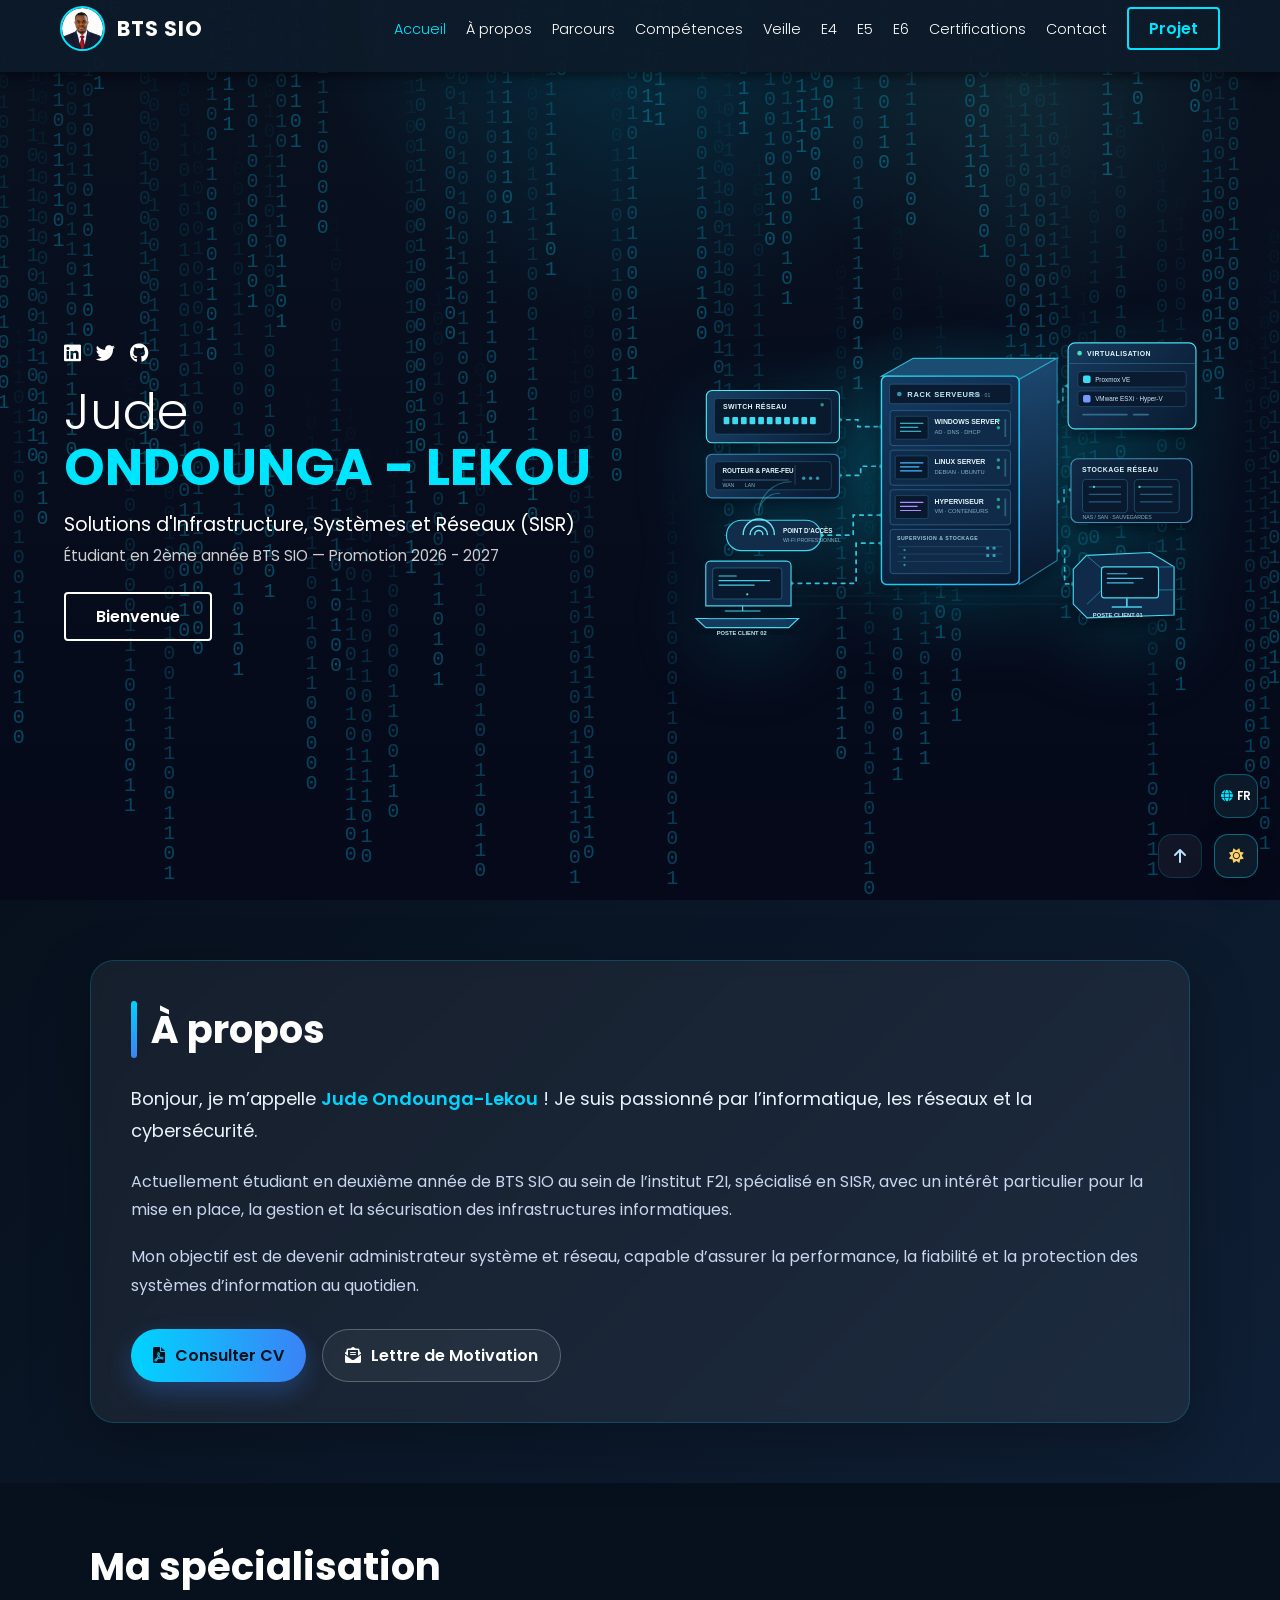
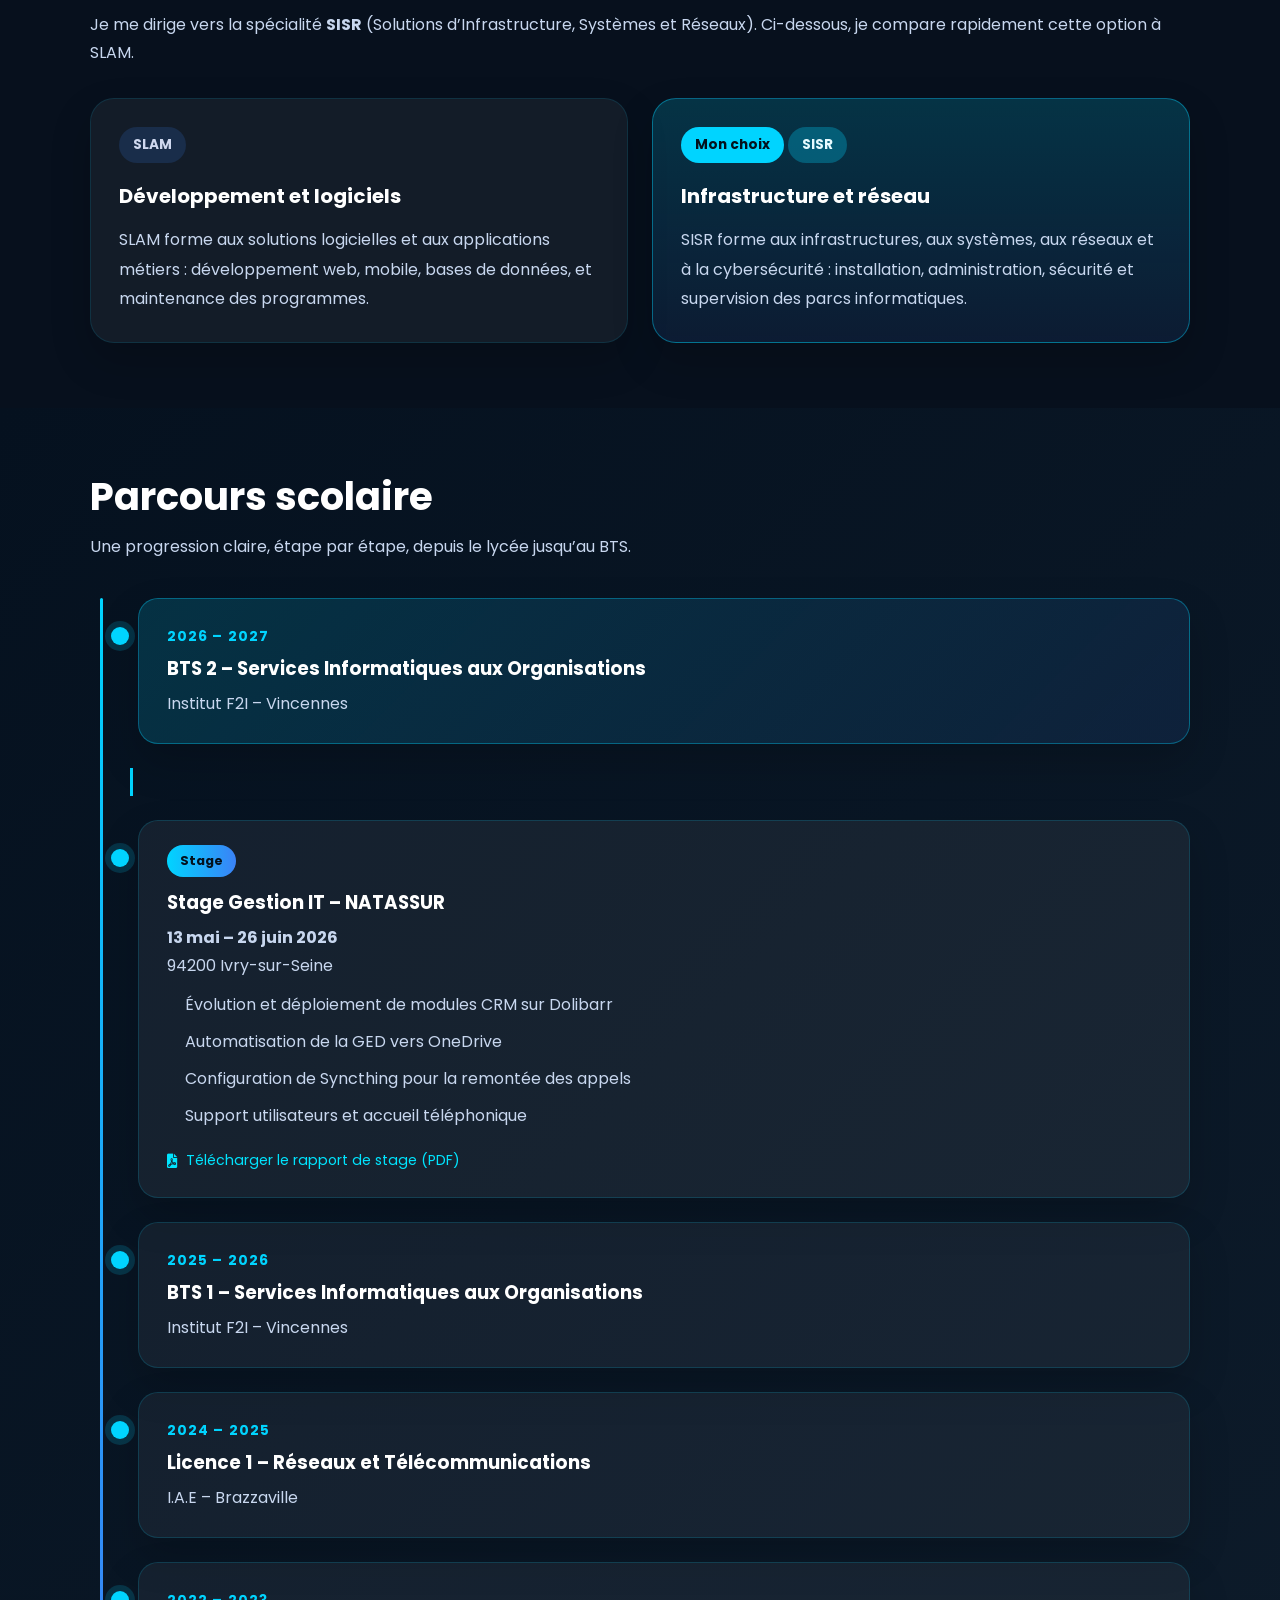
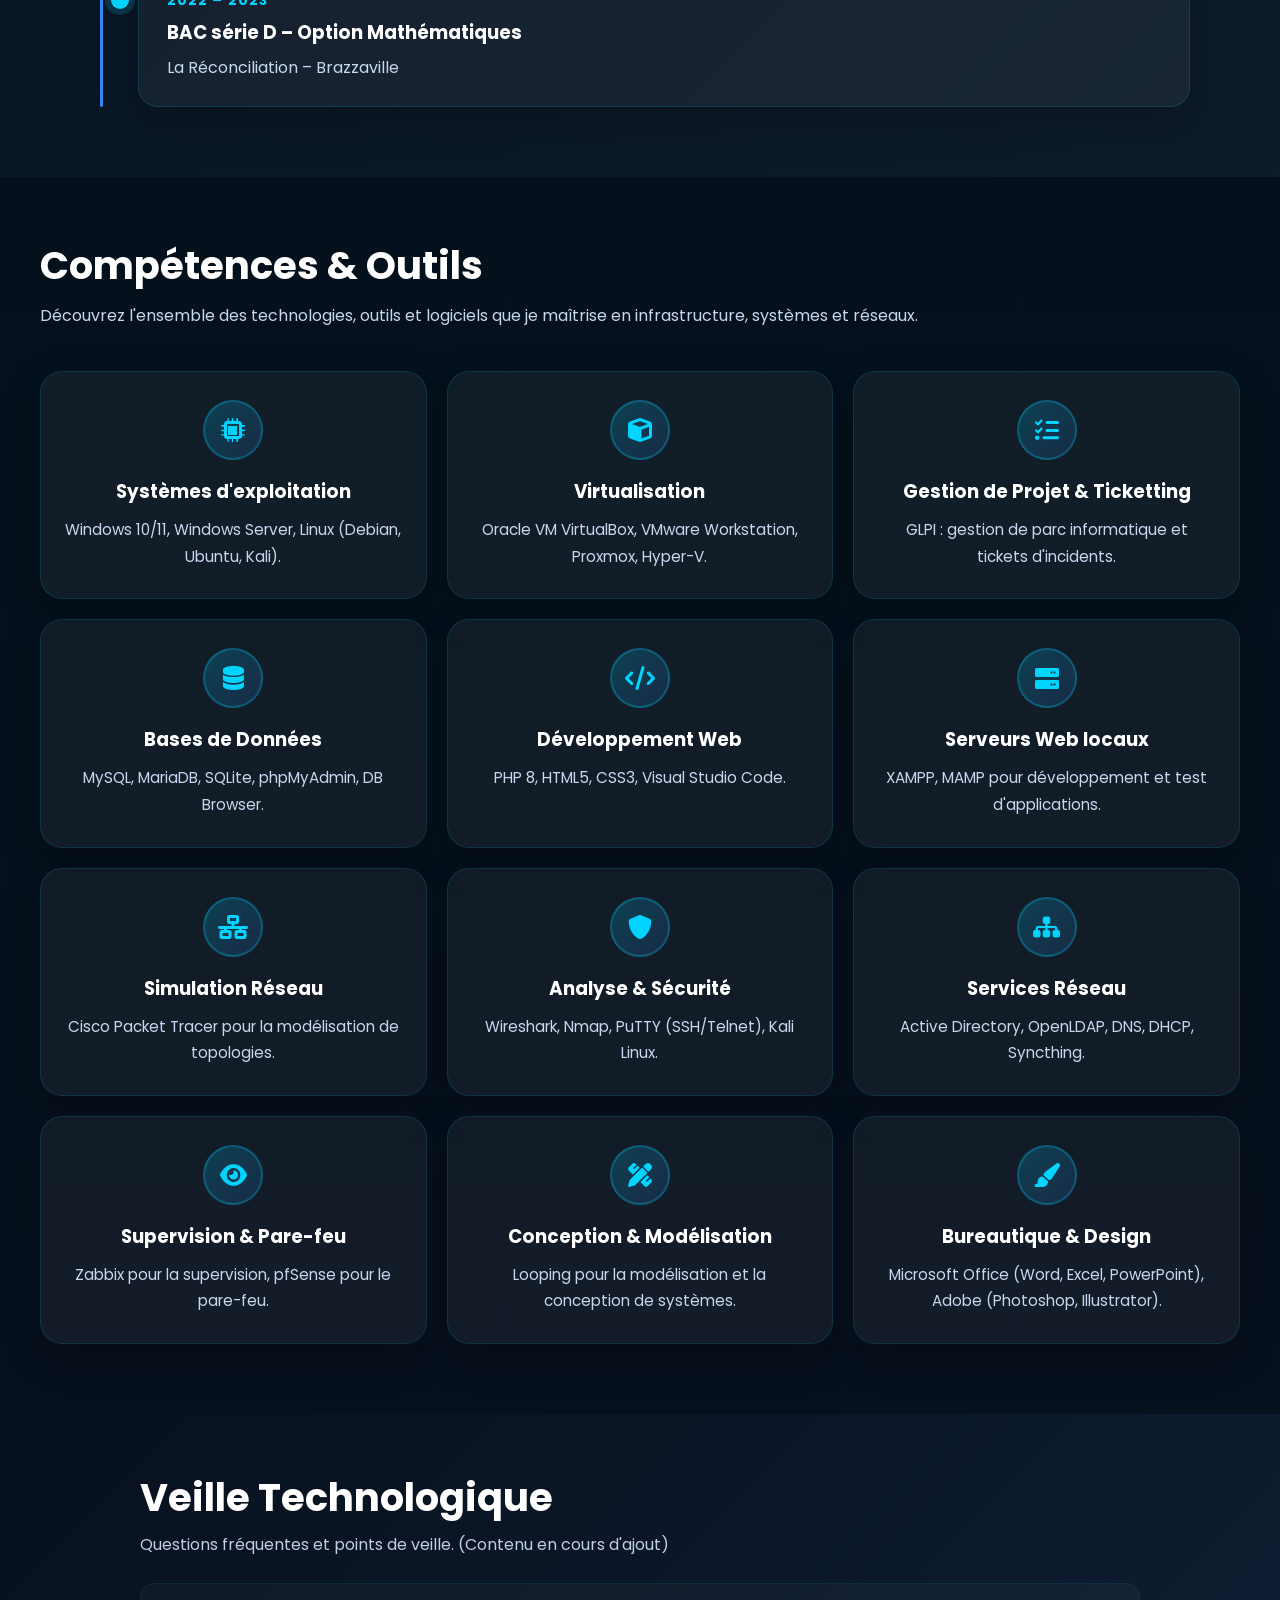
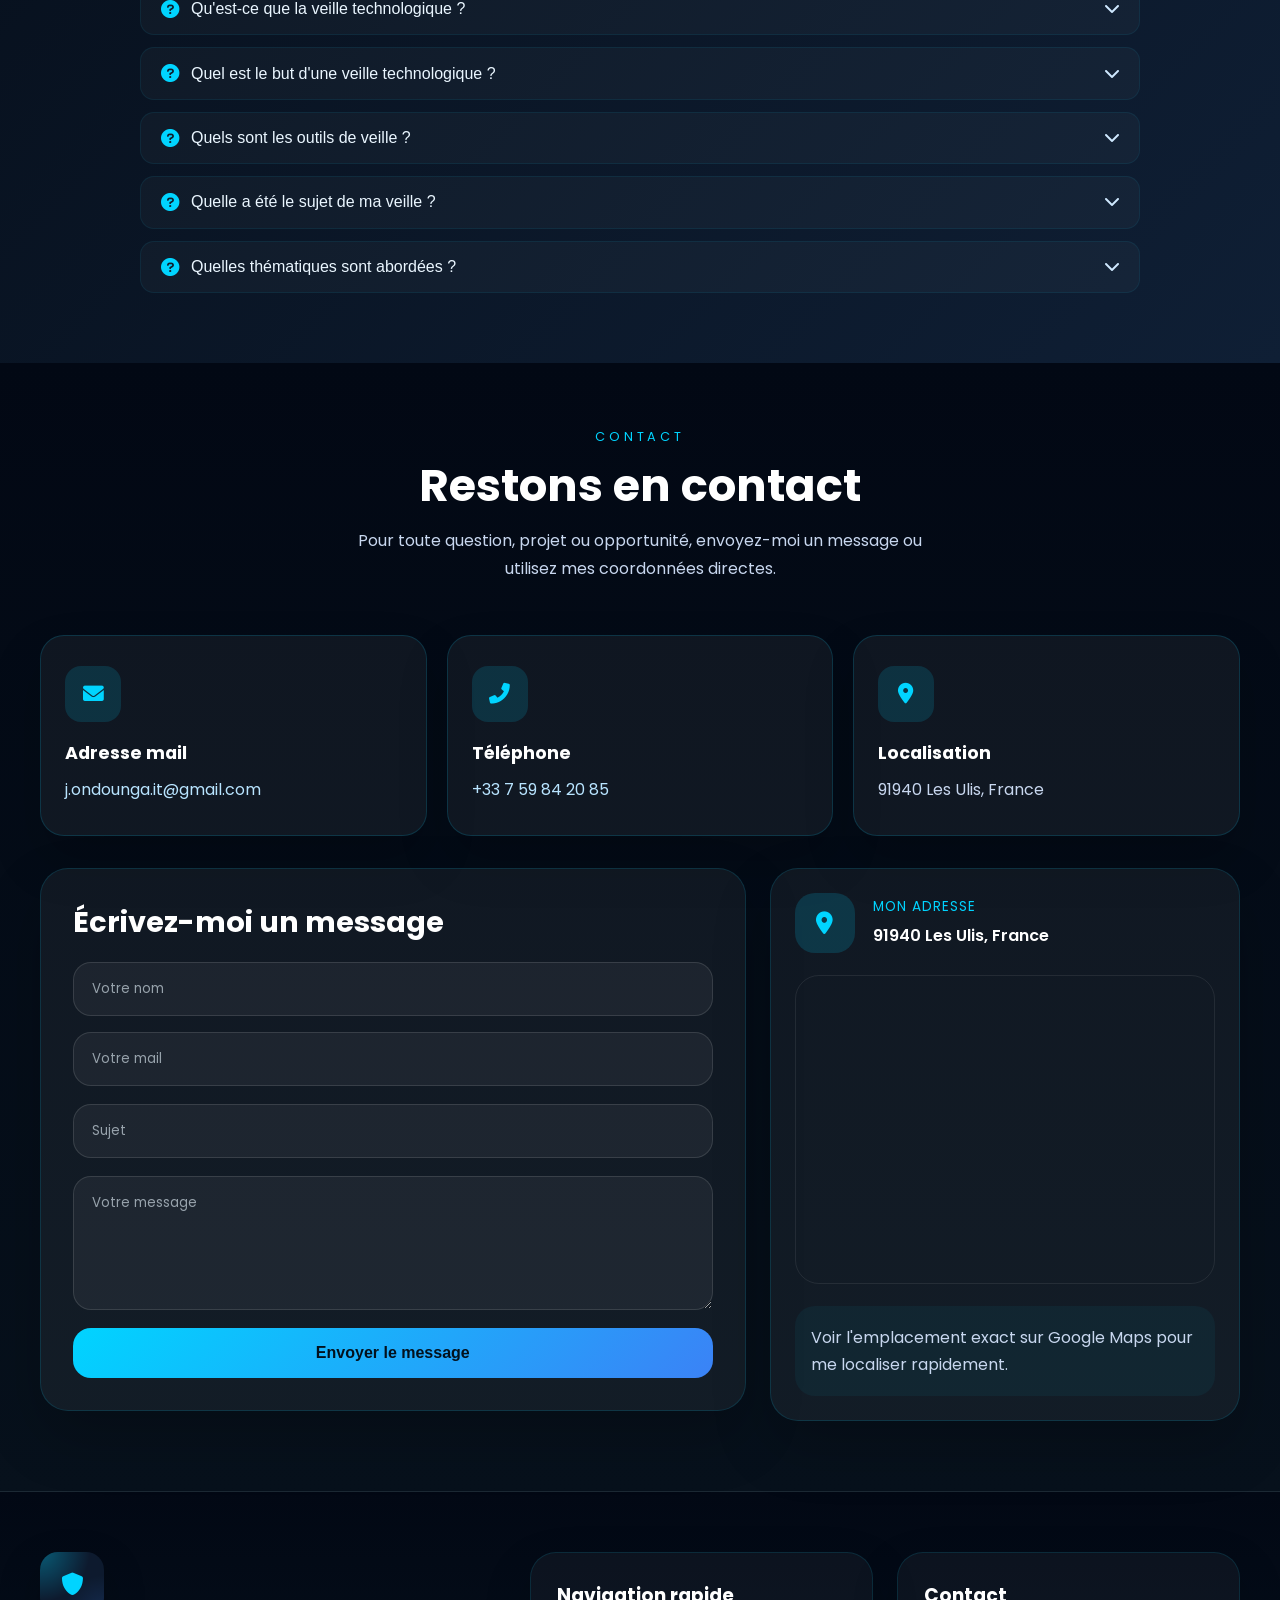
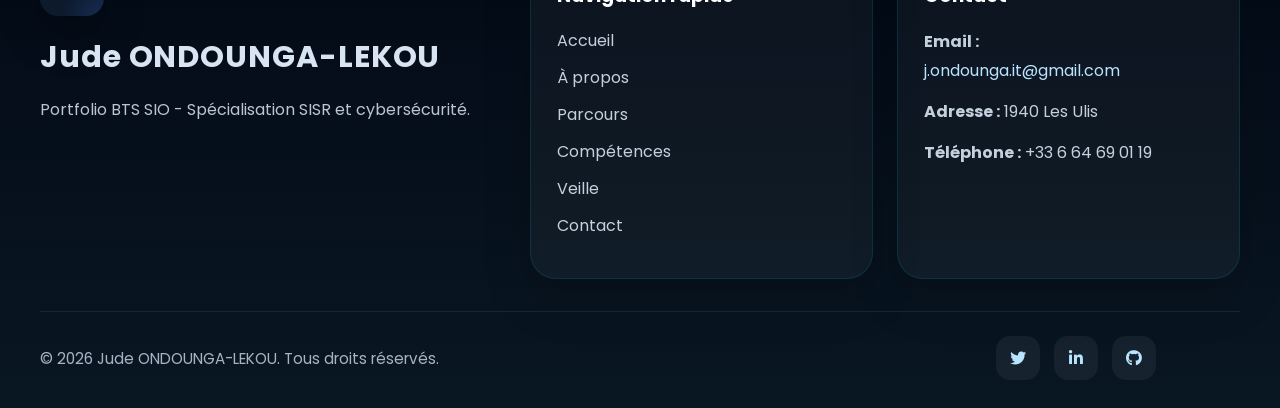
<file: index.html>
<!DOCTYPE html>
<html lang="fr">
<!--
    File: index.html
    Purpose: Page d'accueil du portfolio de Jude ONDOUNGA-LEKOU.
    Structure: Header (nav) → Hero → À propos → Spécialisation → Parcours → Compétences → Veille → Footer/Contact
    Notes:
        - Ancres disponibles: #a-propos, #parcours, #competences, #veille, #contact
        - Les styles sont dans `style.css` et les icônes utilisent Font Awesome.
-->
<head>
    <meta charset="UTF-8">
    <meta name="viewport" content="width=device-width, initial-scale=1.0">
    <link rel="icon" type="image/png" sizes="96x96" href="images/favicon.png">
    <title>Jude ONDOUNGA-LEKOU | Portfolio étudiant BTS SIO SISR</title>
    <meta name="description" content="Découvrez le portfolio de Jude ONDOUNGA-LEKOU, étudiant en BTS SIO option SISR : parcours, compétences en systèmes et réseaux, projets, certifications et veille technologique.">
    <meta name="author" content="Jude ONDOUNGA-LEKOU">
    <meta name="robots" content="index, follow">
    <meta name="theme-color" content="#0d1b2a">
    <meta property="og:type" content="website">
    <meta property="og:locale" content="fr_FR">
    <meta property="og:title" content="Jude ONDOUNGA-LEKOU | Portfolio BTS SIO SISR">
    <meta property="og:description" content="Parcours, compétences, projets et certifications en systèmes, réseaux et cybersécurité.">
    <meta name="twitter:card" content="summary">
        <script type="application/ld+json">
        {
            "@context": "https://schema.org",
            "@type": "Person",
            "name": "Jude ONDOUNGA-LEKOU",
            "description": "Étudiant en BTS Services informatiques aux organisations, option Solutions d’infrastructure, systèmes et réseaux (SISR).",
            "affiliation": {
                "@type": "EducationalOrganization",
                "name": "Institut F2I"
            },
            "knowsAbout": ["Administration systèmes", "Réseaux informatiques", "Cybersécurité", "BTS SIO SISR"]
        }
        </script>
    <link rel="stylesheet" href="style.css">
    <script src="theme.js" defer></script>
    <script src="index-page.js" defer></script>
    <script src="language.js" defer></script>
    <script src="binary-rain.js" defer></script>
    <link href="https://fonts.googleapis.com/css2?family=Poppins:wght@300;400;600;700&display=swap" rel="stylesheet">
    <link rel="stylesheet" href="https://cdnjs.cloudflare.com/ajax/libs/font-awesome/6.0.0/css/all.min.css">
</head>
<body id="top">

    <!-- Header: barre de navigation principale, fixe en haut -->
    <header class="navbar">
        <div class="logo-area">
            <div class="avatar">
                <img src="images/profil_jude2.png" alt="Jude ONDOUNGA-LEKOU">
            </div>
            <span class="bts-text">BTS SIO</span>
        </div>
        <button class="nav-toggle" aria-label="Ouvrir le menu" aria-expanded="false">
            <i class="fas fa-bars"></i>
        </button>
        <nav class="nav-links">
            <ul>
                <li><a href="#top" class="active">Accueil</a></li>
                <li><a href="#a-propos">À propos</a></li>
                <li><a href="#parcours">Parcours</a></li>
                <li><a href="#competences">Compétences</a></li>
                <li><a href="#veille">Veille</a></li>
                <li><a href="epreuve-e4.html">E4</a></li>
                <li><a href="epreuve-e5.html">E5</a></li>
                <li><a href="epreuve-e6.html">E6</a></li>
                <li><a href="certifications.html">Certifications</a></li>
                <li><a href="#contact">Contact</a></li>
                <li><a href="projet.html" class="btn-projet">Projet</a></li>
            </ul>
        </nav>
    </header>

    <!-- Hero: introduction avec animation binaire en arrière-plan -->
    <section class="hero">
        <canvas class="binary-rain" aria-hidden="true"></canvas>
        <div class="hero-content">
            <div class="hero-text">
                <div class="social-icons">
                    <a href="https://www.linkedin.com/in/jude-ondounga-lekou/" target="_blank" rel="noopener noreferrer"><i class="fab fa-linkedin"></i></a>
                    <a href="#"><i class="fab fa-twitter"></i></a>
                    <a href="https://github.com/judeCode154" target="_blank" rel="noopener noreferrer" aria-label="GitHub"><i class="fab fa-github"></i></a>
                </div>
                <h1><span class="name">Jude</span><br> <span class="surname">ONDOUNGA - LEKOU</span></h1>
                <p class="title-sisr">Solutions d'Infrastructure, Systèmes et Réseaux (SISR)</p>
                <p class="promo">Étudiant en 2ème année BTS SIO — Promotion 2026 - 2027</p>
                <a href="#a-propos" class="btn-welcome">Bienvenue</a>
            </div>
            <div class="hero-illustration">
                <img class="hero-illustration-image" src="images/sisr-infrastructure.svg" alt="Illustration d’une infrastructure SISR reliant serveurs, équipements réseau, stockage et deux postes clients">
            </div>
        </div>
    </section>

    <!-- Section: À propos (ancre #a-propos) -->
    <section id="a-propos" class="about-section">
        <div class="about-container">
            <div class="about-content-card">
                <h2 class="about-title">À propos</h2>
                <p class="about-intro">
                    Bonjour, je m’appelle <span class="about-highlight">Jude Ondounga-Lekou</span> !
                    Je suis passionné par l’informatique, les réseaux et la cybersécurité.
                </p>
                <p class="about-text">
                    Actuellement étudiant en deuxième année de BTS SIO au sein de l’institut F2I, spécialisé  en SISR, avec un intérêt particulier pour la mise en place, la gestion et la sécurisation des infrastructures informatiques.
                </p>
                <p class="about-text">
                    Mon objectif est de devenir administrateur système et réseau, capable d’assurer la performance, la fiabilité et la protection des systèmes d’information au quotidien.
                </p>
                <div class="about-actions">
                    <a href="pdf/cv_17_f2i_jude_alternance_bts_systeme_&_reseau.pdf" target="_blank" rel="noopener" class="about-btn about-btn-primary">
                        <i class="fas fa-file-pdf"></i> Consulter CV
                    </a>
                    <a href="pdf/lettre_de_motivation_jude_ondounga-lekou.pdf" target="_blank" rel="noopener" class="about-btn about-btn-outline">
                        <i class="fas fa-envelope-open-text"></i> Lettre de Motivation
                    </a>
                </div>
            </div>
        </div>
    </section>

    <!-- Section: Spécialisation (SISR vs SLAM) -->
    <section class="specialization-section">
        <div class="specialization-container">
            <h2 class="specialization-title">Ma spécialisation</h2>
            <p class="specialization-intro">Je me dirige vers la spécialité <strong>SISR</strong> (Solutions d’Infrastructure, Systèmes et Réseaux). Ci-dessous, je compare rapidement cette option à SLAM.</p>
            <div class="specialization-grid">
                <article class="specialization-card specialization-card-slam">
                    <span class="specialization-tag">SLAM</span>
                    <h3>Développement et logiciels</h3>
                    <p>SLAM forme aux solutions logicielles et aux applications métiers : développement web, mobile, bases de données, et maintenance des programmes.</p>
                </article>
                <article class="specialization-card specialization-card-sisr specialization-card-active">
                    <div class="specialization-badge">Mon choix</div>
                    <span class="specialization-tag">SISR</span>
                    <h3>Infrastructure et réseau</h3>
                    <p>SISR forme aux infrastructures, aux systèmes, aux réseaux et à la cybersécurité : installation, administration, sécurité et supervision des parcs informatiques.</p>
                </article>
            </div>
        </div>
    </section>











    <!-- Section: Parcours scolaire (ancre #parcours) -->
    <section id="parcours" class="parcours-section">

        <div class="parcours-container">
            <div class="parcours-header">
                <h2 class="parcours-title">Parcours scolaire</h2>
                <p class="parcours-subtitle">Une progression claire, étape par étape, depuis le lycée jusqu’au BTS.</p>
            </div>

            <div class="parcours-tree">
                <div class="parcours-node parcours-node-main">
                    <span class="parcours-year">2026 – 2027</span>
                    <h3>BTS 2 – Services Informatiques aux Organisations</h3>
                    <p>Institut F2I – Vincennes</p>
                </div>

                <div class="parcours-branch"></div>

                <div class="parcours-card parcours-card-stage">
                    <div class="parcours-badge">Stage</div>
                    <h4>Stage Gestion IT – NATASSUR</h4>
                    <p><strong>13 mai – 26 juin 2026</strong><br>94200 Ivry-sur-Seine</p>
                    <ul>
                        <li>Évolution et déploiement de modules CRM sur Dolibarr</li>
                        <li>Automatisation de la GED vers OneDrive</li>
                        <li>Configuration de Syncthing pour la remontée des appels</li>
                        <li>Support utilisateurs et accueil téléphonique</li>
                    </ul>
                    <a class="project-download stage-report-download" href="pdf/rapport_de_fin_de_stage_bts1.pdf" download>
                        <i class="fas fa-file-pdf" aria-hidden="true"></i> Télécharger le rapport de stage (PDF)
                    </a>
                </div>

                <div class="parcours-node">
                    <span class="parcours-year">2025 – 2026</span>
                    <h3>BTS 1 – Services Informatiques aux Organisations</h3>
                    <p>Institut F2I – Vincennes</p>
                </div>

                <div class="parcours-node">
                    <span class="parcours-year">2024 – 2025</span>
                    <h3>Licence 1 – Réseaux et Télécommunications</h3>
                    <p>I.A.E – Brazzaville</p>
                </div>

                <div class="parcours-node parcours-node-last">
                    <span class="parcours-year">2022 – 2023</span>
                    <h3>BAC série D – Option Mathématiques</h3>
                    <p>La Réconciliation – Brazzaville</p>
                </div>
            </div>
        </div>
    </section>









    <!-- Section: Compétences & Outils (ancre #competences) -->
    <section id="competences" class="competences-section">
        <div class="competences-container">
            <div class="competences-header">
                <h2 class="competences-title">Compétences & Outils</h2>
                <p class="competences-subtitle">Découvrez l'ensemble des technologies, outils et logiciels que je maîtrise en infrastructure, systèmes et réseaux.</p>
            </div>

            <div class="competences-grid">
                <!-- Systèmes d'exploitation -->
                <div class="competence-card">
                    <div class="competence-icon">
                        <i class="fas fa-microchip"></i>
                    </div>
                    <h3>Systèmes d'exploitation</h3>
                    <p>Windows 10/11, Windows Server, Linux (Debian, Ubuntu, Kali).</p>
                </div>

                <!-- Virtualisation -->
                <div class="competence-card">
                    <div class="competence-icon">
                        <i class="fas fa-cube"></i>
                    </div>
                    <h3>Virtualisation</h3>
                    <p>Oracle VM VirtualBox, VMware Workstation, Proxmox, Hyper-V.</p>
                </div>

                <!-- Gestion de projet -->
                <div class="competence-card">
                    <div class="competence-icon">
                        <i class="fas fa-tasks"></i>
                    </div>
                    <h3>Gestion de Projet & Ticketting</h3>
                    <p>GLPI : gestion de parc informatique et tickets d'incidents.</p>
                </div>

                <!-- Bases de données -->
                <div class="competence-card">
                    <div class="competence-icon">
                        <i class="fas fa-database"></i>
                    </div>
                    <h3>Bases de Données</h3>
                    <p>MySQL, MariaDB, SQLite, phpMyAdmin, DB Browser.</p>
                </div>

                <!-- Développement Web -->
                <div class="competence-card">
                    <div class="competence-icon">
                        <i class="fas fa-code"></i>
                    </div>
                    <h3>Développement Web</h3>
                    <p>PHP 8, HTML5, CSS3, Visual Studio Code.</p>
                </div>

                <!-- Serveurs locaux -->
                <div class="competence-card">
                    <div class="competence-icon">
                        <i class="fas fa-server"></i>
                    </div>
                    <h3>Serveurs Web locaux</h3>
                    <p>XAMPP, MAMP pour développement et test d'applications.</p>
                </div>

                <!-- Simulation réseau -->
                <div class="competence-card">
                    <div class="competence-icon">
                        <i class="fas fa-network-wired"></i>
                    </div>
                    <h3>Simulation Réseau</h3>
                    <p>Cisco Packet Tracer pour la modélisation de topologies.</p>
                </div>

                <!-- Analyse & Sécurité -->
                <div class="competence-card">
                    <div class="competence-icon">
                        <i class="fas fa-shield-alt"></i>
                    </div>
                    <h3>Analyse & Sécurité</h3>
                    <p>Wireshark, Nmap, PuTTY (SSH/Telnet), Kali Linux.</p>
                </div>

                <!-- Services réseau -->
                <div class="competence-card">
                    <div class="competence-icon">
                        <i class="fas fa-sitemap"></i>
                    </div>
                    <h3>Services Réseau</h3>
                    <p>Active Directory, OpenLDAP, DNS, DHCP, Syncthing.</p>
                </div>

                <!-- Supervision & Pare-feu -->
                <div class="competence-card">
                    <div class="competence-icon">
                        <i class="fas fa-eye"></i>
                    </div>
                    <h3>Supervision & Pare-feu</h3>
                    <p>Zabbix pour la supervision, pfSense pour le pare-feu.</p>
                </div>

                <!-- Conception & Modélisation -->
                <div class="competence-card">
                    <div class="competence-icon">
                        <i class="fas fa-pencil-ruler"></i>
                    </div>
                    <h3>Conception & Modélisation</h3>
                    <p>Looping pour la modélisation et la conception de systèmes.</p>
                </div>

                <!-- Outils bureautiques & Design -->
                <div class="competence-card">
                    <div class="competence-icon">
                        <i class="fas fa-paint-brush"></i>
                    </div>
                    <h3>Bureautique & Design</h3>
                    <p>Microsoft Office (Word, Excel, PowerPoint), Adobe (Photoshop, Illustrator).</p>
                </div>
            </div>
        </div>
    </section>



    
    <!-- Section: Veille technologique (ancre #veille) - accordéon interactif -->
    <section id="veille" class="veille-section">
        <div class="veille-container">
            <h2 class="veille-title">Veille Technologique</h2>
            <p class="veille-subtitle">Questions fréquentes et points de veille. (Contenu en cours d'ajout)</p>

            <div class="accordion">
                <div class="accordion-item">
                    <button class="accordion-header" aria-expanded="false">
                        <div class="q"><i class="fas fa-question-circle"></i> <span>Qu'est-ce que la veille technologique ?</span></div>
                        <span class="chev"><i class="fas fa-chevron-down"></i></span>
                    </button>
                    <div class="accordion-body">
                        <p>La veille technologique consiste à surveiller l'évolution des outils, des standards et des pratiques pour rester à jour.</p>
                    </div>
                </div>

                <div class="accordion-item">
                    <button class="accordion-header" aria-expanded="false">
                        <div class="q"><i class="fas fa-question-circle"></i> <span>Quel est le but d'une veille technologique ?</span></div>
                        <span class="chev"><i class="fas fa-chevron-down"></i></span>
                    </button>
                    <div class="accordion-body">
                        <p>Identifier des tendances, anticiper les risques et améliorer les pratiques professionnelles.</p>
                    </div>
                </div>

                <div class="accordion-item">
                    <button class="accordion-header" aria-expanded="false">
                        <div class="q"><i class="fas fa-question-circle"></i> <span>Quels sont les outils de veille ?</span></div>
                        <span class="chev"><i class="fas fa-chevron-down"></i></span>
                    </button>
                    <div class="accordion-body">
                        <p>Flux RSS, alertes Google, plateformes spécialisées, lectures techniques et tests pratiques.</p>
                    </div>
                </div>

                <div class="accordion-item">
                    <button class="accordion-header" aria-expanded="false">
                        <div class="q"><i class="fas fa-question-circle"></i> <span>Quelle a été le sujet de ma veille ?</span></div>
                        <span class="chev"><i class="fas fa-chevron-down"></i></span>
                    </button>
                    <div class="accordion-body">
                        <p>Contenu à venir — je documenterai ici mes recherches et conclusions.</p>
                    </div>
                </div>

                <div class="accordion-item">
                    <button class="accordion-header" aria-expanded="false">
                        <div class="q"><i class="fas fa-question-circle"></i> <span>Quelles thématiques sont abordées ?</span></div>
                        <span class="chev"><i class="fas fa-chevron-down"></i></span>
                    </button>
                    <div class="accordion-body">
                        <p>Sécurité, réseaux, virtualisation, bonnes pratiques d'administration et nouveautés cloud.</p>
                    </div>
                </div>
            </div>
        </div>
    </section>

    <!-- Section: Contact (ancre #contact) -->
    <section id="contact" class="contact-section">
        <div class="contact-wrapper">
            <div class="contact-intro">
                <span class="section-label">Contact</span>
                <h2>Restons en contact</h2>
                <p>Pour toute question, projet ou opportunité, envoyez-moi un message ou utilisez mes coordonnées directes.</p>
            </div>

            <div class="contact-grid">
                <div class="contact-card contact-card-primary">
                    <div class="contact-icon"><i class="fas fa-envelope"></i></div>
                    <h3>Adresse mail</h3>
                    <p><a href="mailto:j.ondounga.it@gmail.com">j.ondounga.it@gmail.com</a></p>
                </div>

                <div class="contact-card contact-card-secondary">
                    <div class="contact-icon"><i class="fas fa-phone-alt"></i></div>
                    <h3>Téléphone</h3>
                    <p><a href="tel:+33759842085">+33 7 59 84 20 85</a></p>
                </div>

                <div class="contact-card contact-card-tertiary">
                    <div class="contact-icon"><i class="fas fa-map-marker-alt"></i></div>
                    <h3>Localisation</h3>
                    <p>91940 Les Ulis, France</p>
                </div>
            </div>

            <div class="contact-form-panel">
                <div class="contact-form-card">
                    <h3>Écrivez-moi un message</h3>
                    <form id="contact-form">
                        <div class="form-row">
                            <input id="contact-name" type="text" placeholder="Votre nom" aria-label="Votre nom" required>
                            <input id="contact-email" type="email" placeholder="Votre mail" aria-label="Votre mail" required>
                        </div>
                        <div class="form-row">
                            <input id="contact-subject" type="text" placeholder="Sujet" aria-label="Sujet" required>
                        </div>
                        <div class="form-row">
                            <textarea id="contact-message" rows="5" placeholder="Votre message" aria-label="Votre message" required></textarea>
                        </div>
                        <button type="submit" class="contact-submit">Envoyer le message</button>
                    </form>
                </div>

                <aside class="contact-location-card">
                    <div class="location-panel-top">
                        <div class="location-marker"><i class="fas fa-map-marker-alt"></i></div>
                        <div>
                            <p class="location-label">Mon adresse</p>
                            <p class="location-address">91940 Les Ulis, France</p>
                        </div>
                    </div>
                    <div class="location-map-preview">
                        <iframe
                            src="https://maps.google.com/maps?q=17%20Av.%20de%20l'Atlantique,%2091940%20Les%20Ulis,%20France&output=embed"
                            title="Carte de localisation à Les Ulis"
                            allowfullscreen="" loading="lazy" referrerpolicy="no-referrer"
                        ></iframe>
                    </div>
                    <div class="location-note">
                        <p>Voir l'emplacement exact sur Google Maps pour me localiser rapidement.</p>
                    </div>
                </aside>
            </div>
        </div>
    </section>

    <!-- Footer du site -->
    <footer class="site-footer">
        <div class="footer-container">
            <div class="footer-brand">
                <div class="footer-logo"><i class="fas fa-shield-alt"></i></div>
                <h3>Jude ONDOUNGA-LEKOU</h3>
                <p>Portfolio BTS SIO - Spécialisation SISR et cybersécurité.</p>
            </div>
            <div class="footer-links-wrapper">
                <div class="footer-links">
                    <h4>Navigation rapide</h4>
                    <a href="#top">Accueil</a>
                    <a href="#a-propos">À propos</a>
                    <a href="#parcours">Parcours</a>
                    <a href="#competences">Compétences</a>
                    <a href="#veille">Veille</a>
                    <a href="#contact">Contact</a>
                </div>
                <div class="footer-contact-card">
                    <h4>Contact</h4>
                    <p><strong>Email :</strong> <a href="mailto:j.ondounga.it@gmail.com">j.ondounga.it@gmail.com</a></p>
                    <p><strong>Adresse :</strong> 1940 Les Ulis</p>
                    <p><strong>Téléphone :</strong> +33 6 64 69 01 19</p>
                </div>
            </div>
        </div>
        <div class="footer-bottom">
            <p>© 2026 Jude ONDOUNGA-LEKOU. Tous droits réservés.</p>
            <div class="footer-actions">
                <div class="social-links">
                    <a href="#" aria-label="Twitter"><i class="fab fa-twitter"></i></a>
                    <a href="https://www.linkedin.com/in/jude-ondounga-lekou/" target="_blank" rel="noopener noreferrer" aria-label="LinkedIn"><i class="fab fa-linkedin-in"></i></a>
                    <a href="https://github.com/judeCode154" target="_blank" rel="noopener noreferrer" aria-label="GitHub"><i class="fab fa-github"></i></a>
                </div>
                <a href="#top" class="back-to-top" aria-label="Retour en haut"><i class="fas fa-arrow-up"></i></a>
            </div>
        </div>
    </footer>




</body>
</html>
</file>
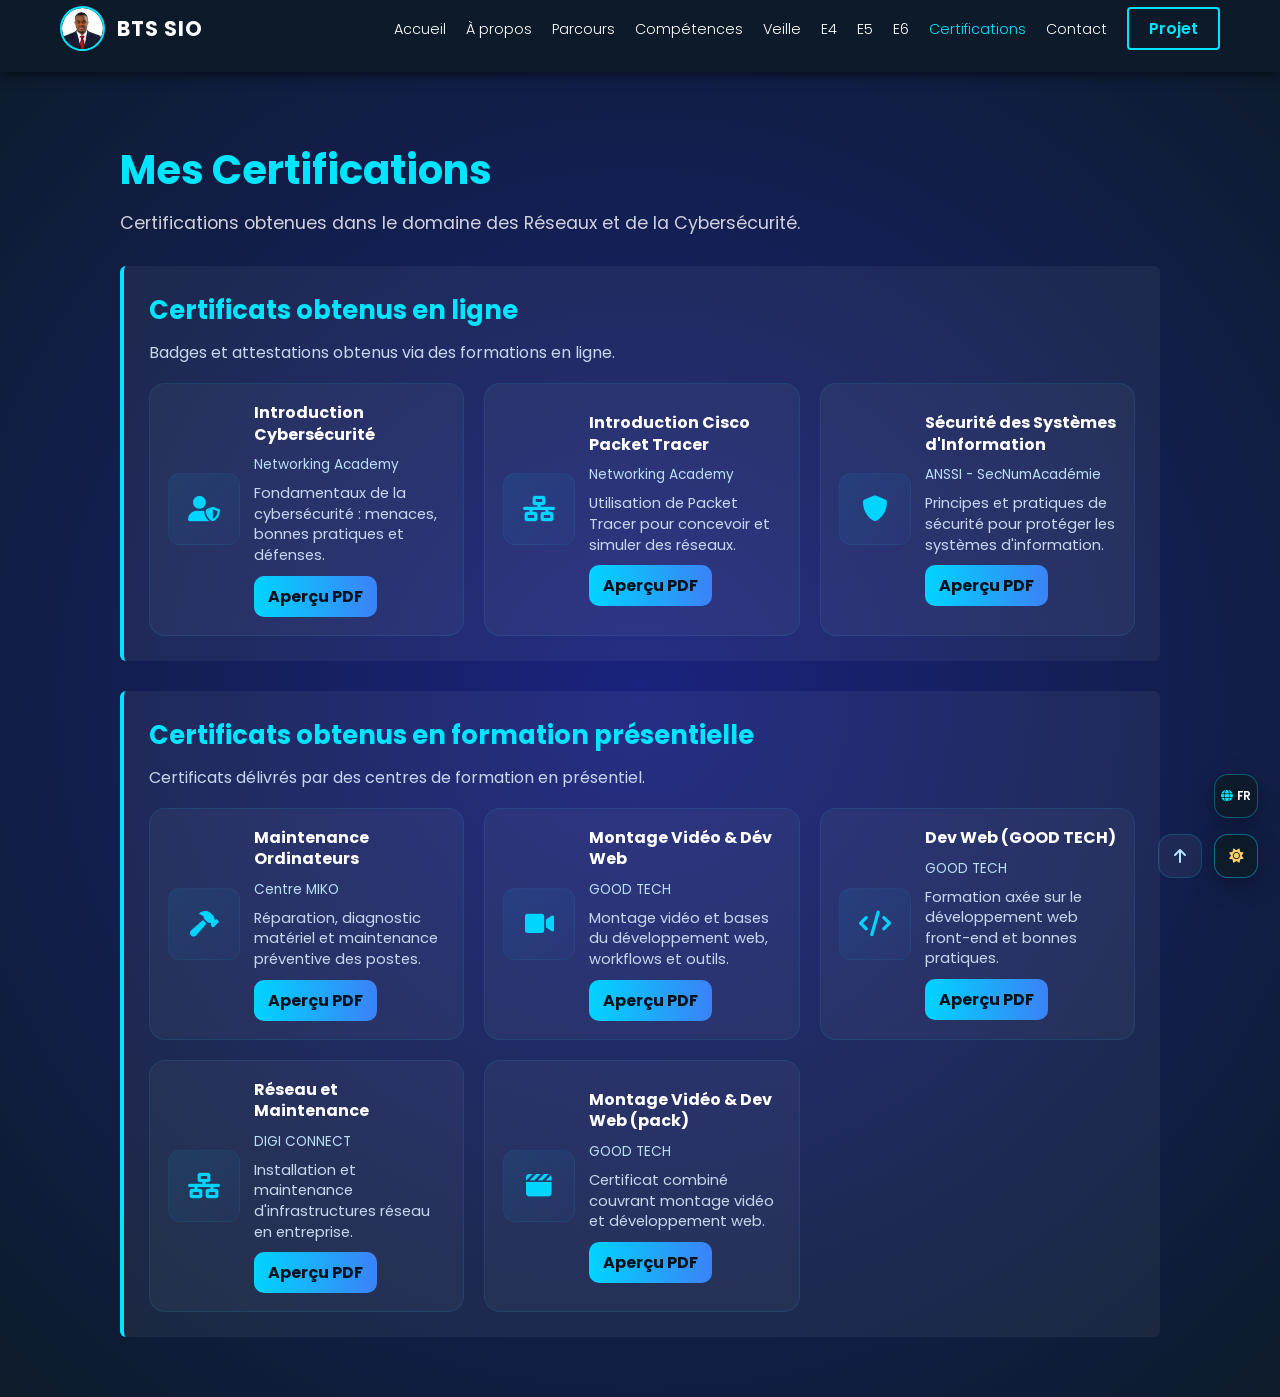
<file: certifications.html>
<!DOCTYPE html>
<html lang="fr">
<!--
    File: certifications.html
    Purpose: Page listant les certifications et attestations techniques.
    Structure: header (nav) + main affichant badges/attestations.
-->
<head>
    <meta charset="UTF-8">
    <meta name="viewport" content="width=device-width, initial-scale=1.0">
    <link rel="icon" type="image/png" sizes="96x96" href="images/favicon.png">
    <title>Certifications réseaux et cybersécurité | Jude ONDOUNGA-LEKOU</title>
    <meta name="description" content="Certifications et attestations de Jude ONDOUNGA-LEKOU en BTS SIO SISR : réseaux, cybersécurité, systèmes et outils informatiques.">
    <meta name="author" content="Jude ONDOUNGA-LEKOU">
    <meta name="robots" content="index, follow">
    <meta name="theme-color" content="#0d1b2a">
    <meta property="og:type" content="website">
    <meta property="og:locale" content="fr_FR">
    <meta property="og:title" content="Certifications réseaux et cybersécurité | Jude ONDOUNGA-LEKOU">
    <meta property="og:description" content="Attestations et certifications en réseaux, cybersécurité et systèmes informatiques.">
    <meta name="twitter:card" content="summary">
    <link rel="stylesheet" href="style.css">
    <script src="theme.js" defer></script>
    <script src="nav.js" defer></script>
    <script src="language.js" defer></script>
    <link href="https://fonts.googleapis.com/css2?family=Poppins:wght@300;400;600;700&display=swap" rel="stylesheet">
    <link rel="stylesheet" href="https://cdnjs.cloudflare.com/ajax/libs/font-awesome/6.0.0/css/all.min.css">
</head>
<body>

    
    <header class="navbar">
        <div class="logo-area">
            <div class="avatar"><img src="images/profil_jude2.png" alt="Jude"></div>
            <span class="bts-text">BTS SIO</span>
        </div>
        <button class="nav-toggle" type="button" aria-label="Ouvrir le menu" aria-expanded="false">
            <i class="fas fa-bars"></i>
        </button>
        <nav class="nav-links">
            <ul>
                <li><a href="index.html">Accueil</a></li>
                <li><a href="#a-propos">À propos</a></li>
                <li><a href="index.html#parcours">Parcours</a></li>
                <li><a href="index.html#competences">Compétences</a></li>
                <li><a href="index.html#veille">Veille</a></li>
                <li><a href="epreuve-e4.html">E4</a></li>
                <li><a href="epreuve-e5.html">E5</a></li>
                <li><a href="epreuve-e6.html">E6</a></li>
                <li><a href="certifications.html" class="active">Certifications</a></li>
                <li><a href="index.html#contact">Contact</a></li>
                <li><a href="projet.html" class="btn-projet">Projet</a></li>
            </ul>
        </nav>
    </header>

    <!-- Main: affichage des certifications et badges -->
    <main class="page-container">
        <h1 class="page-title">Mes Certifications</h1>
        <p class="page-subtitle">Certifications obtenues dans le domaine des Réseaux et de la Cybersécurité.</p>
        
        <!-- Sections: certificats en ligne et en présentiel -->
        <section class="card cert-section" aria-labelledby="online-title">
            <h2 id="online-title">Certificats obtenus en ligne</h2>
            <p class="subtle">Badges et attestations obtenus via des formations en ligne.</p>

            <div class="cert-grid">
                <article class="cert-card">
                    <div class="cert-logo"><i class="fas fa-user-shield"></i></div>
                    <div class="cert-meta">
                        <h3 class="cert-title">Introduction Cybersécurité</h3>
                        <div class="cert-provider">Networking Academy</div>
                        <div class="cert-desc">Fondamentaux de la cybersécurité : menaces, bonnes pratiques et défenses.</div>
                        <div class="cert-actions">
                            <a class="cert-link cert-btn" href="pdf/Intro_cyber_Network_Academy.pdf" target="_blank" rel="noopener">Aperçu PDF</a>
                        </div>
                    </div>
                </article>

                <article class="cert-card">
                    <div class="cert-logo"><i class="fas fa-network-wired"></i></div>
                    <div class="cert-meta">
                        <h3 class="cert-title">Introduction Cisco Packet Tracer</h3>
                        <div class="cert-provider">Networking Academy</div>
                        <div class="cert-desc">Utilisation de Packet Tracer pour concevoir et simuler des réseaux.</div>
                        <div class="cert-actions">
                            <a class="cert-link cert-btn" href="pdf/Introduction_Cisco_Packet_Tracer_certificate.pdf" target="_blank" rel="noopener">Aperçu PDF</a>
                        </div>
                    </div>
                </article>

                <article class="cert-card">
                    <div class="cert-logo"><i class="fas fa-shield-alt"></i></div>
                    <div class="cert-meta">
                        <h3 class="cert-title">Sécurité des Systèmes d'Information</h3>
                        <div class="cert-provider">ANSSI - SecNumAcadémie</div>
                        <div class="cert-desc">Principes et pratiques de sécurité pour protéger les systèmes d'information.</div>
                        <div class="cert-actions">
                            <a class="cert-link cert-btn" href="pdf/sec_num_academie_jude_ondounga_lekou.pdf" target="_blank" rel="noopener">Aperçu PDF</a>
                        </div>
                    </div>
                </article>
            </div>
        </section>

        <section class="card cert-section" aria-labelledby="onsite-title">
            <h2 id="onsite-title">Certificats obtenus en formation présentielle</h2>
            <p class="subtle">Certificats délivrés par des centres de formation en présentiel.</p>

            <div class="cert-grid">
                <article class="cert-card">
                    <div class="cert-logo"><i class="fas fa-hammer"></i></div>
                    <div class="cert-meta">
                        <h3 class="cert-title">Maintenance Ordinateurs</h3>
                        <div class="cert-provider">Centre MIKO</div>
                        <div class="cert-desc">Réparation, diagnostic matériel et maintenance préventive des postes.</div>
                        <div class="cert-actions">
                            <a class="cert-link cert-btn" href="pdf/certif-miko.pdf" target="_blank" rel="noopener">Aperçu PDF</a>
                        </div>
                    </div>
                </article>

                <article class="cert-card">
                    <div class="cert-logo"><i class="fas fa-video"></i></div>
                    <div class="cert-meta">
                        <h3 class="cert-title">Montage Vidéo & Dév Web</h3>
                        <div class="cert-provider">GOOD TECH</div>
                        <div class="cert-desc">Montage vidéo et bases du développement web, workflows et outils.</div>
                        <div class="cert-actions">
                            <a class="cert-link cert-btn" href="pdf/montage_Video_certif-goodtech.pdf" target="_blank" rel="noopener">Aperçu PDF</a>
                        </div>
                    </div>
                </article>

                <article class="cert-card">
                    <div class="cert-logo"><i class="fas fa-code"></i></div>
                    <div class="cert-meta">
                        <h3 class="cert-title">Dev Web (GOOD TECH)</h3>
                        <div class="cert-provider">GOOD TECH</div>
                        <div class="cert-desc">Formation axée sur le développement web front-end et bonnes pratiques.</div>
                        <div class="cert-actions">
                            <a class="cert-link cert-btn" href="pdf/dev_web_certif-goodtech.pdf" target="_blank" rel="noopener">Aperçu PDF</a>
                        </div>
                    </div>
                </article>

                <article class="cert-card">
                    <div class="cert-logo"><i class="fas fa-network-wired"></i></div>
                    <div class="cert-meta">
                        <h3 class="cert-title">Réseau et Maintenance</h3>
                        <div class="cert-provider">DIGI CONNECT</div>
                        <div class="cert-desc">Installation et maintenance d'infrastructures réseau en entreprise.</div>
                        <div class="cert-actions">
                            <a class="cert-link cert-btn" href="pdf/certif-digiconnect.pdf" target="_blank" rel="noopener">Aperçu PDF</a>
                        </div>
                    </div>
                </article>

                <article class="cert-card">
                    <div class="cert-logo"><i class="fas fa-clapperboard"></i></div>
                    <div class="cert-meta">
                        <h3 class="cert-title">Montage Vidéo & Dev Web (pack)</h3>
                        <div class="cert-provider">GOOD TECH</div>
                        <div class="cert-desc">Certificat combiné couvrant montage vidéo et développement web.</div>
                        <div class="cert-actions">
                            <a class="cert-link cert-btn" href="pdf/m_video_&_dev_web.pdf" target="_blank" rel="noopener">Aperçu PDF</a>
                        </div>
                    </div>
                </article>
            </div>
        </section>
    </main>






















































</body>
</html>
</file>
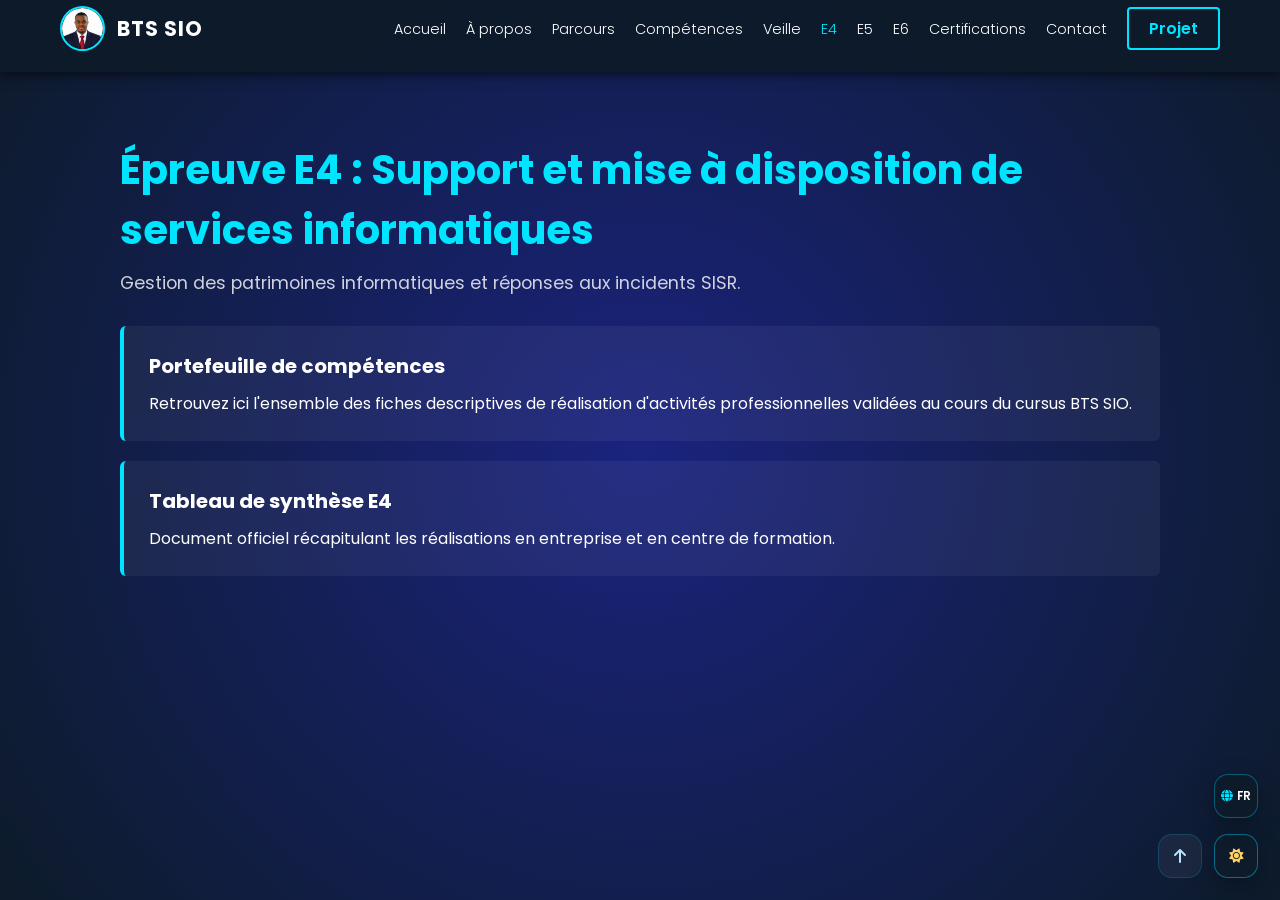
<file: epreuve-e4.html>
<!DOCTYPE html>
<html lang="fr">
<!--
    File: epreuve-e4.html
    Purpose: Page descriptive pour l'épreuve E4 (Support et mise à disposition de services).
    Structure: header + main avec résumé et liens vers documents officiels.
-->
<head>
    <meta charset="UTF-8">
    <meta name="viewport" content="width=device-width, initial-scale=1.0">
    <link rel="icon" type="image/png" sizes="96x96" href="images/favicon.png">
    <title>Épreuve E4 BTS SIO | Jude ONDOUNGA-LEKOU</title>
    <meta name="description" content="E4 du BTS SIO de Jude ONDOUNGA-LEKOU : support et mise à disposition de services informatiques, gestion du patrimoine et traitement des incidents.">
    <meta name="author" content="Jude ONDOUNGA-LEKOU">
    <meta name="robots" content="index, follow">
    <meta name="theme-color" content="#0d1b2a">
    <meta property="og:type" content="website">
    <meta property="og:locale" content="fr_FR">
    <meta property="og:title" content="Épreuve E4 BTS SIO | Jude ONDOUNGA-LEKOU">
    <meta property="og:description" content="Support, services informatiques et compétences de l’épreuve E4 en BTS SIO option SISR.">
    <meta name="twitter:card" content="summary">
    <link rel="stylesheet" href="style.css">
    <script src="theme.js" defer></script>
    <script src="nav.js" defer></script>
    <script src="language.js" defer></script>
    <link href="https://fonts.googleapis.com/css2?family=Poppins:wght@300;400;600;700&display=swap" rel="stylesheet">
    <link rel="stylesheet" href="https://cdnjs.cloudflare.com/ajax/libs/font-awesome/6.0.0/css/all.min.css">
</head>
<body>

    <header class="navbar">
        <div class="logo-area">
            <div class="avatar"><img src="images/profil_jude2.png" alt="Jude"></div>
            <span class="bts-text">BTS SIO</span>
        </div>
        <button class="nav-toggle" type="button" aria-label="Ouvrir le menu" aria-expanded="false">
            <i class="fas fa-bars" aria-hidden="true"></i>
        </button>
        <nav class="nav-links">
            <ul>
                <li><a href="index.html">Accueil</a></li>
                <li><a href="index.html#a-propos">À propos</a></li>
                <li><a href="index.html#parcours">Parcours</a></li>
                <li><a href="index.html#competences">Compétences</a></li>
                <li><a href="index.html#veille">Veille</a></li>
                <li><a href="epreuve-e4.html" class="active">E4</a></li>
                <li><a href="epreuve-e5.html">E5</a></li>
                <li><a href="epreuve-e6.html">E6</a></li>
                <li><a href="certifications.html">Certifications</a></li>
                <li><a href="index.html#contact">Contact</a></li>
                <li><a href="projet.html" class="btn-projet">Projet</a></li>
            </ul>
        </nav>
    </header>

    <!-- Main: contenu spécifique à l'épreuve E4 -->
    <main class="page-container">
        <h1 class="page-title">Épreuve E4 : Support et mise à disposition de services informatiques</h1>
        <p class="page-subtitle">Gestion des patrimoines informatiques et réponses aux incidents SISR.</p>
        
        <!-- Carte: portefeuille de compétences -->
        <div class="card">
            <h2>Portefeuille de compétences</h2>
            <p>Retrouvez ici l'ensemble des fiches descriptives de réalisation d'activités professionnelles validées au cours du cursus BTS SIO.</p>
        </div>
        
        <!-- Carte: tableau de synthèse -->
        <div class="card">
            <h2>Tableau de synthèse E4</h2>
            <p>Document officiel récapitulant les réalisations en entreprise et en centre de formation.</p>
        </div>
    </main>

</body>
</html>
</file>
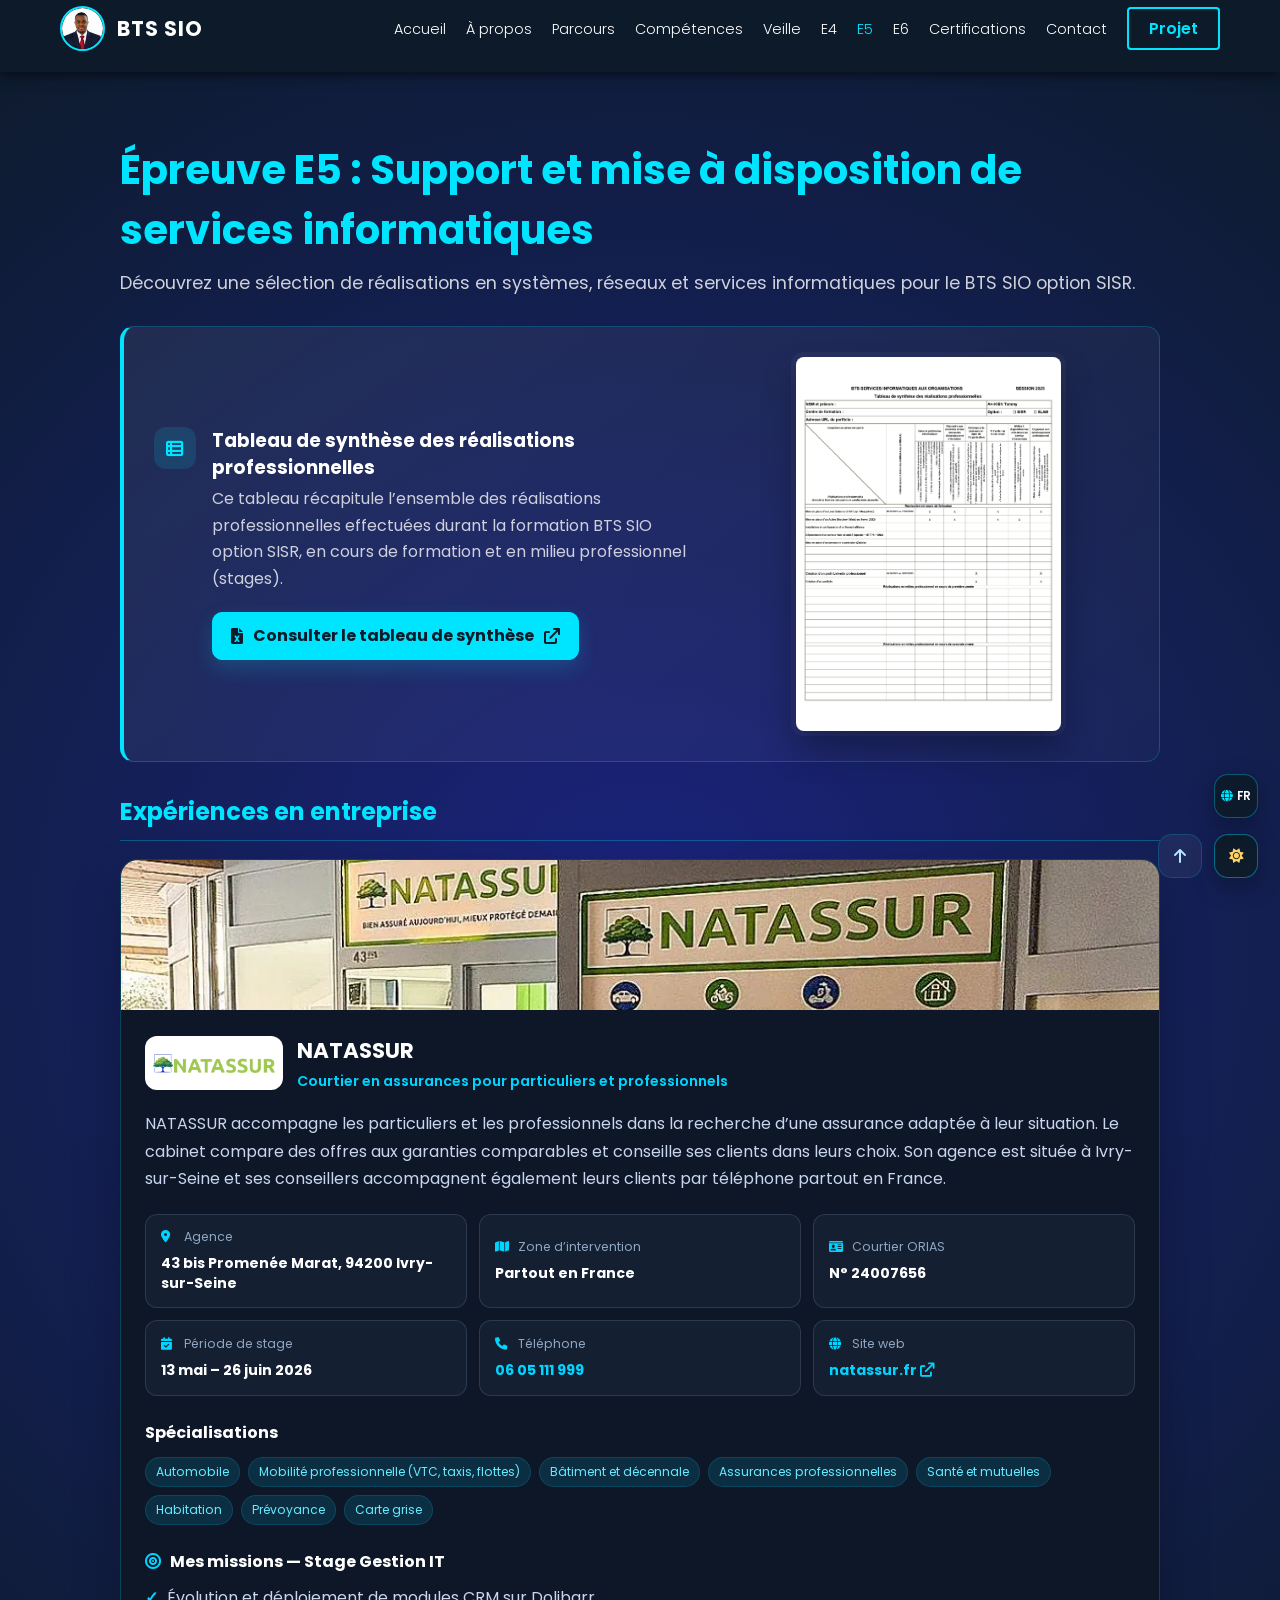
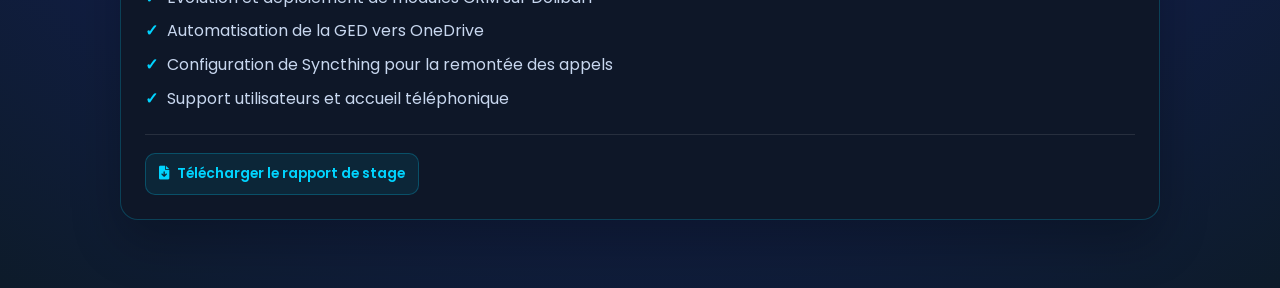
<file: epreuve-e5.html>
<!DOCTYPE html>
<html lang="fr">
<!--
    File: epreuve-e5.html
    Purpose: Page descriptive pour l'épreuve E5 (Conception/développement d'une solution d'infrastructure).
    Structure: header + main présentant les projets et réalisations de spécialité.
-->
<head>
    <meta charset="UTF-8">
    <meta name="viewport" content="width=device-width, initial-scale=1.0">
    <link rel="icon" type="image/png" sizes="96x96" href="images/favicon.png">
    <title>Épreuve E5 BTS SIO SISR | Jude ONDOUNGA-LEKOU</title>
    <meta name="description" content="Projets d’infrastructure réalisés par Jude ONDOUNGA-LEKOU pour l’épreuve E5 du BTS SIO option SISR : réseaux, haute disponibilité et services système.">
    <meta name="author" content="Jude ONDOUNGA-LEKOU">
    <meta name="robots" content="index, follow">
    <meta name="theme-color" content="#0d1b2a">
    <meta property="og:type" content="website">
    <meta property="og:locale" content="fr_FR">
    <meta property="og:title" content="Épreuve E5 BTS SIO SISR | Jude ONDOUNGA-LEKOU">
    <meta property="og:description" content="Projets d’infrastructure, réseaux et services système pour l’épreuve E5 du BTS SIO option SISR.">
    <meta name="twitter:card" content="summary">
    <link rel="stylesheet" href="style.css">
    <script src="theme.js" defer></script>
    <script src="nav.js" defer></script>
    <script src="language.js" defer></script>
    <link href="https://fonts.googleapis.com/css2?family=Poppins:wght@300;400;600;700&display=swap" rel="stylesheet">
    <link rel="stylesheet" href="https://cdnjs.cloudflare.com/ajax/libs/font-awesome/6.0.0/css/all.min.css">
</head>
<body>

    <header class="navbar">
        <div class="logo-area">
            <div class="avatar"><img src="images/profil_jude2.png" alt="Jude"></div>
            <span class="bts-text">BTS SIO</span>
        </div>
        <button class="nav-toggle" type="button" aria-label="Ouvrir le menu" aria-expanded="false">
            <i class="fas fa-bars" aria-hidden="true"></i>
        </button>
        <nav class="nav-links">
            <ul>
                <li><a href="index.html">Accueil</a></li>
                <li><a href="index.html#a-propos">À propos</a></li>
                <li><a href="index.html#parcours">Parcours</a></li>
                <li><a href="index.html#competences">Compétences</a></li>
                <li><a href="index.html#veille">Veille</a></li>
                <li><a href="epreuve-e4.html">E4</a></li>
                <li><a href="epreuve-e5.html" class="active">E5</a></li>
                <li><a href="epreuve-e6.html">E6</a></li>
                <li><a href="certifications.html">Certifications</a></li>
                <li><a href="index.html#contact">Contact</a></li>
                <li><a href="projet.html" class="btn-projet">Projet</a></li>
            </ul>
        </nav>
    </header>

    <main class="page-container">
        <h1 class="page-title">Épreuve E5 : Support et mise à disposition de services informatiques</h1>
        <p class="page-subtitle">Découvrez une sélection de réalisations en systèmes, réseaux et services informatiques pour le BTS SIO option SISR.</p>

        <section class="card e5-overview" aria-labelledby="e5-overview-title">
            <div class="e5-overview-content">
                <div class="e5-overview-heading">
                    <span class="e5-overview-icon"><i class="fas fa-table-list" aria-hidden="true"></i></span>
                    <div>
                        <h2 id="e5-overview-title">Tableau de synthèse des réalisations professionnelles</h2>
                        <p>Ce tableau récapitule l’ensemble des réalisations professionnelles effectuées durant la formation BTS SIO option SISR, en cours de formation et en milieu professionnel (stages).</p>
                    </div>
                </div>
                <a class="e5-synthesis-button" href="pdf/Tableau%20de%20synthese.xlsx" target="_blank" rel="noopener">
                    <i class="fas fa-file-excel" aria-hidden="true"></i>
                    Consulter le tableau de synthèse
                    <i class="fas fa-arrow-up-right-from-square" aria-hidden="true"></i>
                </a>
            </div>
            <img class="e5-sheet-preview" src="images/Tableau%20de%20synthese_page-0001.jpg" alt="Aperçu de la première page du tableau de synthèse des réalisations professionnelles">
        </section>

        <h2 class="e5-projects-title">Expériences en entreprise</h2>
        <section class="e5-stage-grid" aria-label="Stages professionnels">
            <article class="company-profile" aria-labelledby="company-name">
                <div class="company-banner">
                    <img class="company-banner-image" src="images/banni%C3%A8re_natassur.webp" alt="Bannière de l’agence NATASSUR à Ivry-sur-Seine">
                </div>

                <div class="company-profile-content">
                    <div class="company-identity">
                        <img class="company-logo" src="images/natassur-logo.png" alt="Logo NATASSUR">
                        <div>
                            <h3 id="company-name">NATASSUR</h3>
                            <p class="company-tagline">Courtier en assurances pour particuliers et professionnels</p>
                        </div>
                    </div>

                    <p class="company-description">
                        NATASSUR accompagne les particuliers et les professionnels dans la recherche d’une assurance adaptée à leur situation. Le cabinet compare des offres aux garanties comparables et conseille ses clients dans leurs choix. Son agence est située à Ivry-sur-Seine et ses conseillers accompagnent également leurs clients par téléphone partout en France.
                    </p>

                    <div class="company-info-grid">
                        <div class="company-info-item">
                            <span class="company-info-label"><i class="fas fa-location-dot" aria-hidden="true"></i> Agence</span>
                            <strong class="company-info-value">43 bis Promenée Marat, 94200 Ivry-sur-Seine</strong>
                        </div>
                        <div class="company-info-item">
                            <span class="company-info-label"><i class="fas fa-map" aria-hidden="true"></i> Zone d’intervention</span>
                            <strong class="company-info-value">Partout en France</strong>
                        </div>
                        <div class="company-info-item">
                            <span class="company-info-label"><i class="fas fa-id-card" aria-hidden="true"></i> Courtier ORIAS</span>
                            <strong class="company-info-value">N° 24007656</strong>
                        </div>
                        <div class="company-info-item">
                            <span class="company-info-label"><i class="fas fa-calendar-check" aria-hidden="true"></i> Période de stage</span>
                            <strong class="company-info-value">13 mai – 26 juin 2026</strong>
                        </div>
                        <div class="company-info-item">
                            <span class="company-info-label"><i class="fas fa-phone" aria-hidden="true"></i> Téléphone</span>
                            <strong class="company-info-value"><a href="tel:+33605111999">06 05 111 999</a></strong>
                        </div>
                        <div class="company-info-item">
                            <span class="company-info-label"><i class="fas fa-globe" aria-hidden="true"></i> Site web</span>
                            <strong class="company-info-value"><a href="https://natassur.fr/" target="_blank" rel="noopener noreferrer">natassur.fr <i class="fas fa-arrow-up-right-from-square" aria-hidden="true"></i></a></strong>
                        </div>
                    </div>

                    <div class="company-specialties">
                        <h4>Spécialisations</h4>
                        <div class="company-tags">
                            <span>Automobile</span>
                            <span>Mobilité professionnelle (VTC, taxis, flottes)</span>
                            <span>Bâtiment et décennale</span>
                            <span>Assurances professionnelles</span>
                            <span>Santé et mutuelles</span>
                            <span>Habitation</span>
                            <span>Prévoyance</span>
                            <span>Carte grise</span>
                        </div>
                    </div>

                    <div class="company-missions">
                        <h4><i class="fas fa-bullseye" aria-hidden="true"></i> Mes missions — Stage Gestion IT</h4>
                        <ul>
                            <li>Évolution et déploiement de modules CRM sur Dolibarr</li>
                            <li>Automatisation de la GED vers OneDrive</li>
                            <li>Configuration de Syncthing pour la remontée des appels</li>
                            <li>Support utilisateurs et accueil téléphonique</li>
                        </ul>
                    </div>

                    <div class="company-actions">
                        <a class="company-action-link" href="pdf/rapport_de_fin_de_stage_bts1.pdf" download>
                            <i class="fas fa-file-arrow-down" aria-hidden="true"></i> Télécharger le rapport de stage
                        </a>
                    </div>
                </div>
            </article>
        </section>
    </main>

</body>
</html>
</file>
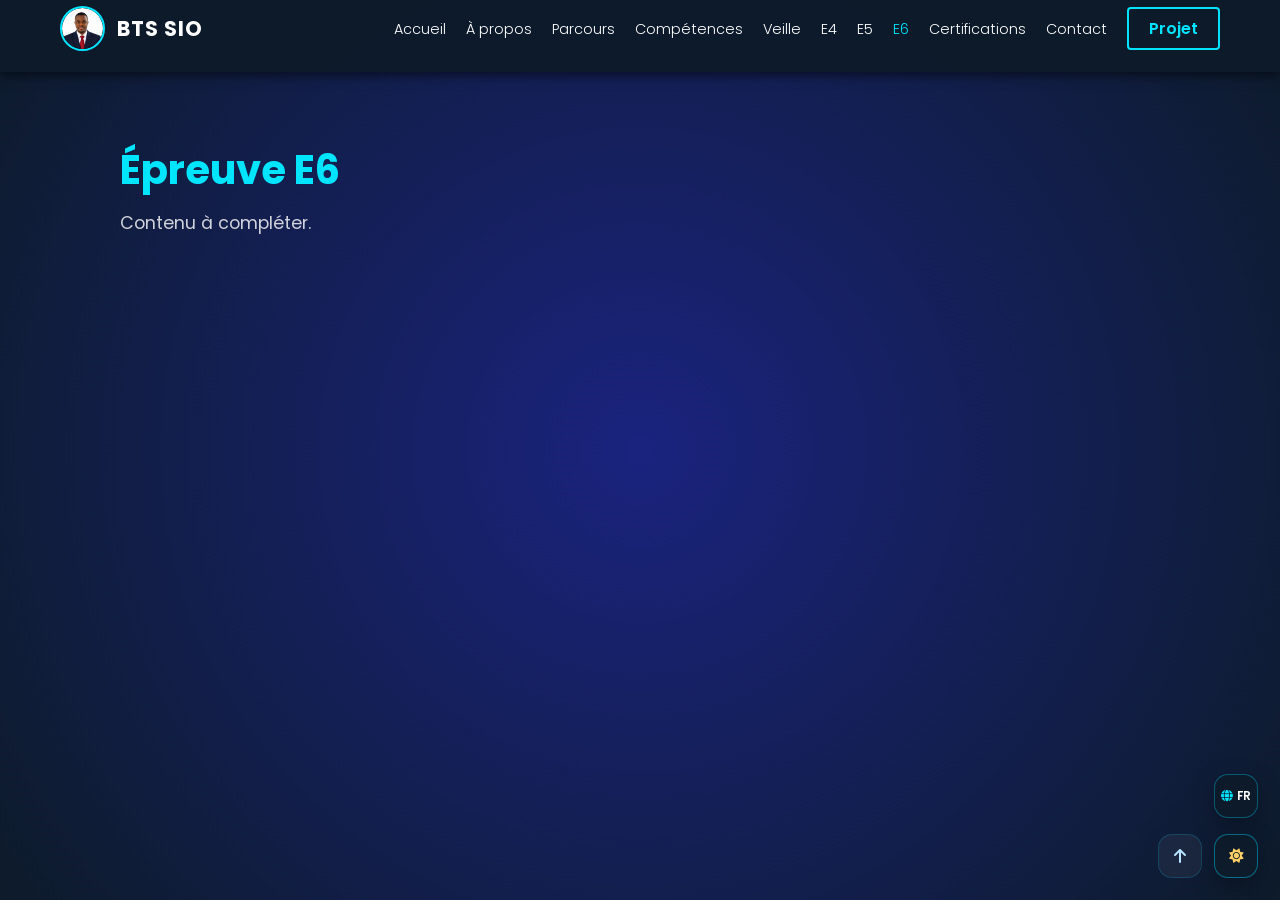
<file: epreuve-e6.html>
<!DOCTYPE html>
<html lang="fr">
<head>
    <meta charset="UTF-8">
    <meta name="viewport" content="width=device-width, initial-scale=1.0">
    <link rel="icon" type="image/png" sizes="96x96" href="images/favicon.png">
    <title>Épreuve E6 BTS SIO | Jude ONDOUNGA-LEKOU</title>
    <meta name="description" content="Page de l’épreuve E6 du portfolio de Jude ONDOUNGA-LEKOU.">
    <link rel="stylesheet" href="style.css">
    <script src="theme.js" defer></script>
    <script src="nav.js" defer></script>
    <script src="language.js" defer></script>
    <link href="https://fonts.googleapis.com/css2?family=Poppins:wght@300;400;600;700&display=swap" rel="stylesheet">
    <link rel="stylesheet" href="https://cdnjs.cloudflare.com/ajax/libs/font-awesome/6.0.0/css/all.min.css">
</head>
<body>
    <header class="navbar">
        <div class="logo-area">
            <div class="avatar"><img src="images/profil_jude2.png" alt="Jude"></div>
            <span class="bts-text">BTS SIO</span>
        </div>
        <button class="nav-toggle" type="button" aria-label="Ouvrir le menu" aria-expanded="false">
            <i class="fas fa-bars" aria-hidden="true"></i>
        </button>
        <nav class="nav-links">
            <ul>
                <li><a href="index.html">Accueil</a></li>
                <li><a href="index.html#a-propos">À propos</a></li>
                <li><a href="index.html#parcours">Parcours</a></li>
                <li><a href="index.html#competences">Compétences</a></li>
                <li><a href="index.html#veille">Veille</a></li>
                <li><a href="epreuve-e4.html">E4</a></li>
                <li><a href="epreuve-e5.html">E5</a></li>
                <li><a href="epreuve-e6.html" class="active">E6</a></li>
                <li><a href="certifications.html">Certifications</a></li>
                <li><a href="index.html#contact">Contact</a></li>
                <li><a href="projet.html" class="btn-projet">Projet</a></li>
            </ul>
        </nav>
    </header>

    <main class="page-container">
        <h1 class="page-title">Épreuve E6</h1>
        <p class="page-subtitle">Contenu à compléter.</p>
    </main>
</body>
</html>
</file>
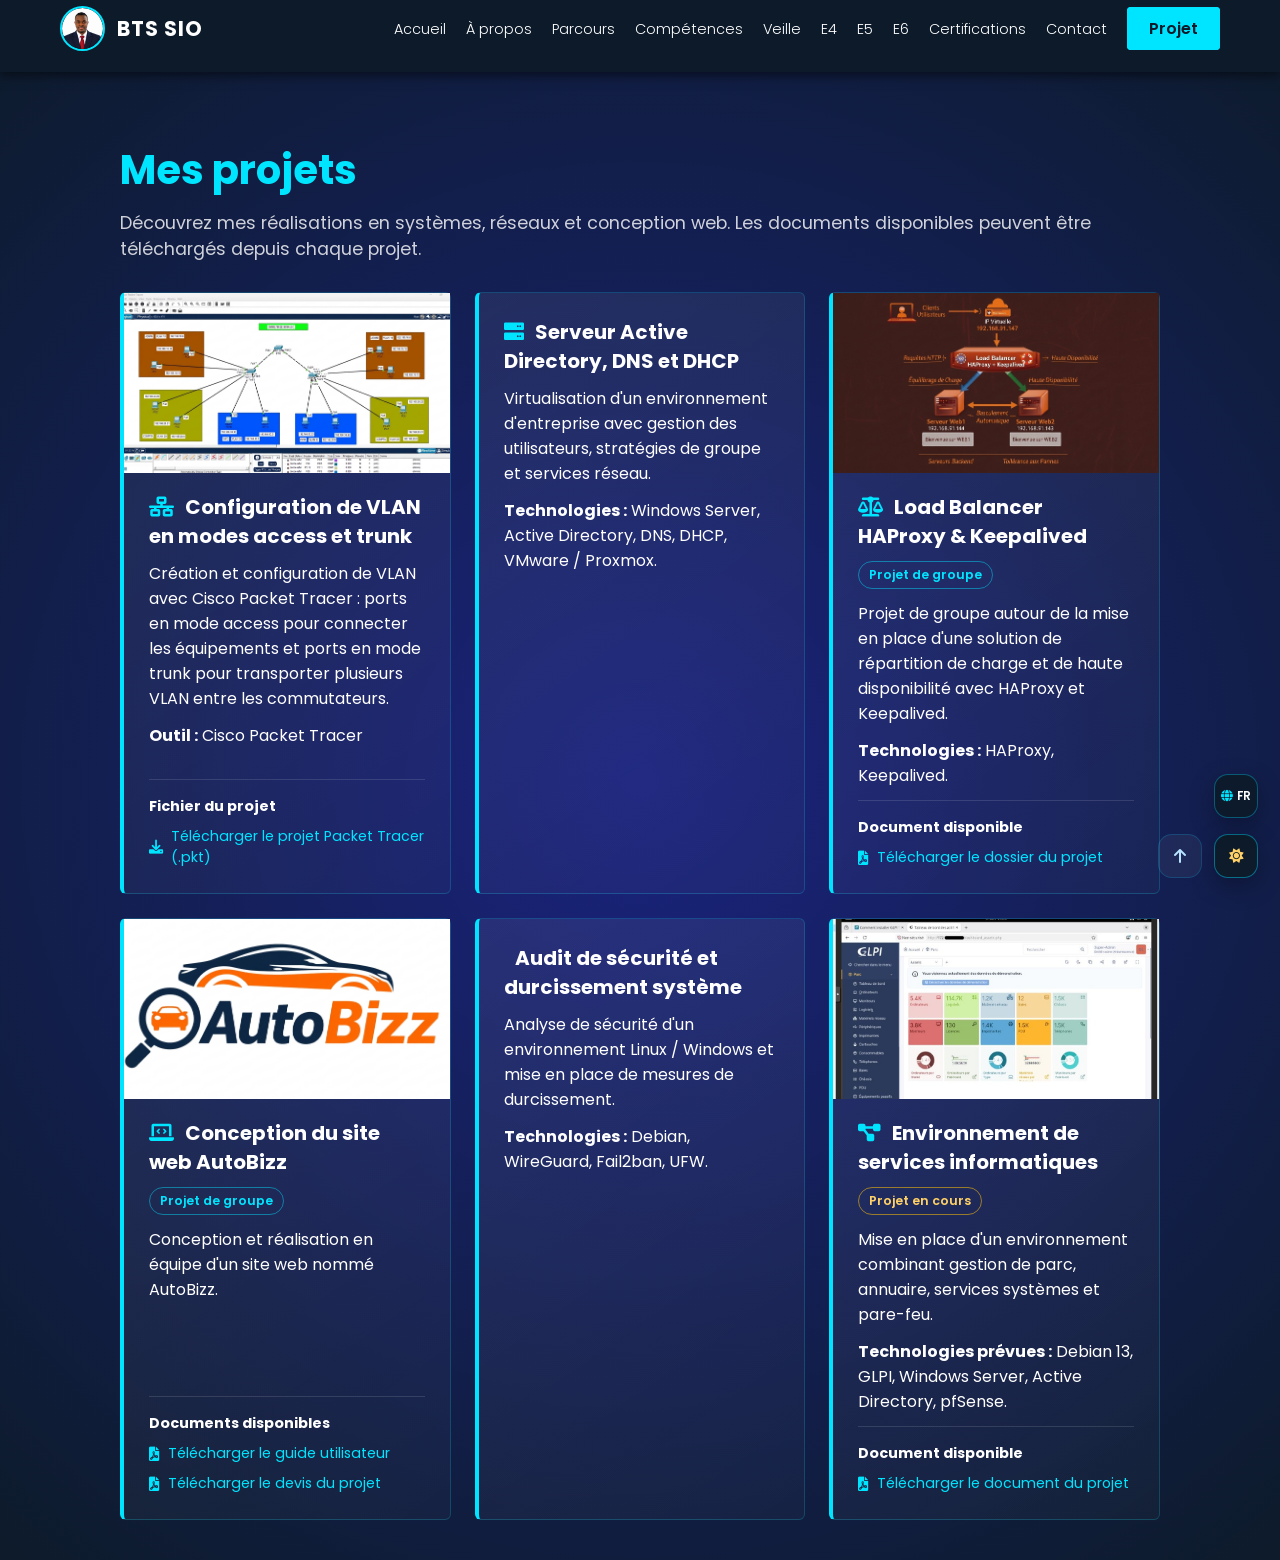
<file: projet.html>
<!DOCTYPE html>
<html lang="fr">
<!--
    File: projet.html
    Purpose: Page listant les projets et réalisations techniques (SISR).
    Structure: header (nav) + main content contenant des cartes de projets.
    Tips: Renommer ou structurer chaque projet dans un <article> si la liste grandit.
-->
<head>
    <meta charset="UTF-8">
    <meta name="viewport" content="width=device-width, initial-scale=1.0">
    <link rel="icon" type="image/png" sizes="96x96" href="images/favicon.png">
    <title>Projets systèmes et réseaux | Jude ONDOUNGA-LEKOU</title>
    <meta name="description" content="Découvrez les projets de Jude ONDOUNGA-LEKOU en BTS SIO : réseaux, systèmes, haute disponibilité et conception web.">
    <meta name="author" content="Jude ONDOUNGA-LEKOU">
    <meta name="robots" content="index, follow">
    <meta name="theme-color" content="#0d1b2a">
    <meta property="og:type" content="website">
    <meta property="og:locale" content="fr_FR">
    <meta property="og:title" content="Projets systèmes et réseaux | Jude ONDOUNGA-LEKOU">
    <meta property="og:description" content="Projets et réalisations en infrastructure, systèmes, réseaux et conception web.">
    <meta name="twitter:card" content="summary">
    <link rel="stylesheet" href="style.css">
    <script src="theme.js" defer></script>
    <script src="nav.js" defer></script>
    <script src="language.js" defer></script>
    <link href="https://fonts.googleapis.com/css2?family=Poppins:wght@300;400;600;700&display=swap" rel="stylesheet">
    <link rel="stylesheet" href="https://cdnjs.cloudflare.com/ajax/libs/font-awesome/6.0.0/css/all.min.css">
</head>
<body>

    <!-- Barre de navigation fixe (réutilisée sur toutes les pages) -->
    <header class="navbar">
        <div class="logo-area">
            <div class="avatar"><img src="images/profil_jude2.png" alt="Jude"></div>
            <span class="bts-text">BTS SIO</span>
        </div>
        <button class="nav-toggle" type="button" aria-label="Ouvrir le menu" aria-expanded="false">
            <i class="fas fa-bars" aria-hidden="true"></i>
        </button>
        <nav class="nav-links">
            <ul>
                <li><a href="index.html">Accueil</a></li>
                <li><a href="index.html#a-propos">À propos</a></li>
                <li><a href="index.html#parcours">Parcours</a></li>
                <li><a href="index.html#competences">Compétences</a></li>
                <li><a href="index.html#veille">Veille</a></li>
                <li><a href="epreuve-e4.html">E4</a></li>
                <li><a href="epreuve-e5.html">E5</a></li>
                <li><a href="epreuve-e6.html">E6</a></li>
                <li><a href="certifications.html">Certifications</a></li>
                <li><a href="index.html#contact">Contact</a></li>
                <li><a href="projet.html" class="btn-projet active-btn">Projet</a></li>
            </ul>
        </nav>
    </header>

    <!-- Main: Contenu principal de la page projets -->
    <main class="page-container">
        <h1 class="page-title">Mes projets</h1>
        <p class="page-subtitle">Découvrez mes réalisations en systèmes, réseaux et conception web. Les documents disponibles peuvent être téléchargés depuis chaque projet.</p>

        <section class="project-grid" aria-label="Liste des projets">
            <article class="card project-card">
                <img class="project-image" src="images/vlan_mode_trunk_mode_access.jpg" alt="Affiche du projet VLAN en modes trunk et access">
                <h2><i class="fas fa-network-wired" aria-hidden="true"></i> Configuration de VLAN en modes access et trunk</h2>
                <div class="project-card-content">
                    <p>Création et configuration de VLAN avec Cisco Packet Tracer : ports en mode access pour connecter les équipements et ports en mode trunk pour transporter plusieurs VLAN entre les commutateurs.</p>
                    <p><strong>Outil :</strong> Cisco Packet Tracer</p>
                    <div class="project-documents">
                        <h3>Fichier du projet</h3>
                        <a class="project-download" href="pdf/projet_vlan_mode_trunck_mode_access.pkt" download>
                            <i class="fas fa-download" aria-hidden="true"></i> Télécharger le projet Packet Tracer (.pkt)
                        </a>
                    </div>
                </div>
            </article>

            <article class="card project-card">
                <h2><i class="fas fa-server" aria-hidden="true"></i> Serveur Active Directory, DNS et DHCP</h2>
                <div class="project-card-content">
                    <p>Virtualisation d'un environnement d'entreprise avec gestion des utilisateurs, stratégies de groupe et services réseau.</p>
                    <p><strong>Technologies :</strong> Windows Server, Active Directory, DNS, DHCP, VMware / Proxmox.</p>
                </div>
            </article>

            <article class="card project-card">
                <img class="project-image" src="images/load%20balacer_et_keepalive_haproxy2.jpg" alt="Projet de répartition de charge avec HAProxy et Keepalived">
                <h2><i class="fas fa-scale-balanced" aria-hidden="true"></i> Load Balancer HAProxy &amp; Keepalived</h2>
                <div class="project-card-content">
                    <span class="project-badge">Projet de groupe</span>
                    <p>Projet de groupe autour de la mise en place d'une solution de répartition de charge et de haute disponibilité avec HAProxy et Keepalived.</p>
                    <p><strong>Technologies :</strong> HAProxy, Keepalived.</p>
                    <div class="project-documents">
                        <h3>Document disponible</h3>
                        <a class="project-download" href="pdf/Projet_%20LOAD_BALANCER_HAProxy_%26_Keepalived.pdf" download>
                            <i class="fas fa-file-pdf" aria-hidden="true"></i> Télécharger le dossier du projet
                        </a>
                    </div>
                </div>
            </article>

            <article class="card project-card">
                <img class="project-image" src="images/autobizz2.jpg" alt="Visuel du site web AutoBizz">
                <h2><i class="fas fa-laptop-code" aria-hidden="true"></i> Conception du site web AutoBizz</h2>
                <div class="project-card-content">
                    <span class="project-badge">Projet de groupe</span>
                    <p>Conception et réalisation en équipe d'un site web nommé AutoBizz.</p>
                    <div class="project-documents">
                        <h3>Documents disponibles</h3>
                        <a class="project-download" href="pdf/Guide%20utilisateur_AutoBizz.pdf" download>
                            <i class="fas fa-file-pdf" aria-hidden="true"></i> Télécharger le guide utilisateur
                        </a>
                        <a class="project-download" href="pdf/devis_du_projet_AutoBizz.pdf" download>
                            <i class="fas fa-file-pdf" aria-hidden="true"></i> Télécharger le devis du projet
                        </a>
                    </div>
                </div>
            </article>

            <article class="card project-card">
                <h2><i class="fas fa-shield-halved" aria-hidden="true"></i> Audit de sécurité et durcissement système</h2>
                <div class="project-card-content">
                    <p>Analyse de sécurité d'un environnement Linux / Windows et mise en place de mesures de durcissement.</p>
                    <p><strong>Technologies :</strong> Debian, WireGuard, Fail2ban, UFW.</p>
                </div>
            </article>

            <article class="card project-card">
                <img class="project-image" src="images/Debian%2013%2C%20GLPI%2C%20Windows%20Server%2C%20Active%20Directory%2C%20pfSense..jpg" alt="Visuel du projet Debian 13, GLPI, Windows Server, Active Directory et pfSense">
                <h2><i class="fas fa-diagram-project" aria-hidden="true"></i> Environnement de services informatiques</h2>
                <div class="project-card-content">
                    <span class="project-badge project-badge-progress">Projet en cours</span>
                    <p>Mise en place d'un environnement combinant gestion de parc, annuaire, services systèmes et pare-feu.</p>
                    <p><strong>Technologies prévues :</strong> Debian 13, GLPI, Windows Server, Active Directory, pfSense.</p>
                    <div class="project-documents">
                        <h3>Document disponible</h3>
                        <a class="project-download" href="pdf/Debian%2013%2C%20GLPI%2C%20Windows%20Server%2C%20Active%20Directory%2C%20pfSense..pdf" download>
                            <i class="fas fa-file-pdf" aria-hidden="true"></i> Télécharger le document du projet
                        </a>
                    </div>
                </div>
            </article>
        </section>
    </main>

</body>
</html>
</file>
<file: style.css>
/*
    File: style.css
    Purpose: Styles globaux pour le portfolio (thème bleu/cyan).
    Organisation:
        - Variables CSS (:root)
        - Reset de base
        - Navbar
        - Hero, sections et composants (about, specialization, parcours, competences, veille)
        - Responsive rules
    Note: conserver l'ordre pour faciliter la maintenance et l'override sélectif.
*/
:root {
    --primary-color: #1a237e;
    --accent-color: #0d47a1;
    --highlight-color: #00e5ff;
    --text-color: #ffffff;
    --font-family: 'Poppins', sans-serif;
}

* {
    margin: 0;
    padding: 0;
    box-sizing: border-box;
}

body {
    font-family: var(--font-family);
    background: radial-gradient(circle, #1a237e 0%, #0d1b2a 100%);
    color: var(--text-color);
    min-height: 100vh;
}

a {
    text-decoration: none;
    color: inherit;
    transition: all 0.3s ease;
}

ul {
    list-style: none;
}

/* Navbar Fixe */
.navbar {
    display: flex;
    justify-content: space-between;
    align-items: center;
    padding: 15px 60px;
    background-color: rgba(13, 27, 42, 0.95);
    position: fixed;
    top: 0;
    left: 0;
    width: 100%;
    z-index: 1000;
    box-shadow: 0 4px 10px rgba(0,0,0,0.5);
}

.logo-area {
    display: flex;
    align-items: center;
    gap: 12px;
}

.avatar {
    width: 45px;
    height: 45px;
    border-radius: 50%;
    overflow: hidden;
    border: 2px solid var(--highlight-color);
}

.avatar img {
    width: 100%;
    height: 100%;
    object-fit: cover;
}

.bts-text {
    font-weight: 700;
    font-size: 1.3rem;
    letter-spacing: 1px;
}

/* Carte de présentation au survol ou au focus du profil */
.navbar { overflow: visible; }
.logo-area {
    position: relative;
    cursor: pointer;
    touch-action: manipulation;
}
.logo-area .avatar {
    position: relative;
    z-index: 1;
    flex: 0 0 auto;
    transition: transform 280ms cubic-bezier(0.2, 0.8, 0.2, 1), box-shadow 240ms ease;
}
.logo-area .avatar img {
    display: block;
    width: 100%;
    height: 100%;
    object-fit: cover;
    object-position: center;
    border-radius: 50%;
}
.logo-area:focus { outline: none; }
.logo-area .avatar:focus-visible {
    outline: 3px solid var(--highlight-color);
    outline-offset: 4px;
}
.profile-card {
    position: absolute;
    top: calc(100% + 18px);
    left: 0;
    z-index: 1700;
    width: 330px;
    padding: 22px;
    border: 1px solid rgba(0, 212, 255, 0.28);
    border-radius: 18px;
    background: linear-gradient(145deg, #0d1b2a, #12263d);
    color: #eaf7ff;
    box-shadow: 0 22px 55px rgba(0, 0, 0, 0.38), inset 0 1px rgba(255, 255, 255, 0.05);
    opacity: 0;
    visibility: hidden;
    pointer-events: none;
    transform: translateY(-8px) scale(0.97);
    transform-origin: top left;
    transition: opacity 220ms ease, transform 220ms ease, visibility 220ms;
}
.profile-card::before {
    content: "";
    position: absolute;
    top: -7px;
    left: 22px;
    width: 12px;
    height: 12px;
    border-top: 1px solid rgba(0, 212, 255, 0.28);
    border-left: 1px solid rgba(0, 212, 255, 0.28);
    background: #10243a;
    transform: rotate(45deg);
}
.profile-card-top {
    display: flex;
    align-items: center;
    gap: 14px;
    margin-bottom: 15px;
}
.profile-card-mark {
    display: grid;
    place-items: center;
    flex: 0 0 44px;
    width: 44px;
    height: 44px;
    border-radius: 14px;
    background: rgba(0, 212, 255, 0.13);
    color: var(--highlight-color);
    font-size: 1.2rem;
}
.profile-card h2 {
    margin: 0;
    font-size: 1.02rem;
    line-height: 1.35;
}
.profile-card .profile-role {
    margin: 3px 0 0;
    color: #64eaff;
    font-size: 0.78rem;
    font-weight: 600;
    letter-spacing: 0.04em;
    text-transform: uppercase;
}
.profile-card .profile-description {
    margin: 0;
    color: #c3d3e2;
    font-size: 0.84rem;
    line-height: 1.65;
}
.profile-card .profile-description strong { color: #ffffff; }
.logo-area:hover .profile-card,
.logo-area:focus-within .profile-card,
.logo-area.profile-open .profile-card {
    top: 0;
    left: 245px;
    opacity: 1;
    visibility: visible;
    pointer-events: auto;
    transform: translateY(0) scale(1);
}
.logo-area:hover .avatar,
.logo-area:focus-within .avatar,
.logo-area.profile-open .avatar {
    z-index: 1600;
    transform: scale(5);
    transform-origin: top left;
    box-shadow: 0 0 0 2px rgba(0, 212, 255, 0.35), 0 12px 32px rgba(0, 0, 0, 0.45);
}

@media (max-width: 640px) {
    .logo-area:hover .profile-card,
    .logo-area:focus-within .profile-card,
    .logo-area.profile-open .profile-card {
        top: 250px;
        left: 0;
    }
    .profile-card { width: min(330px, calc(100vw - 40px)); }
}

.nav-links ul {
    display: flex;
    align-items: center;
    gap: 20px;
}

/* Bouton toggle pour mobile */
.nav-toggle {
    display: none;
    background: rgba(248,248,250,0.95);
    color: #0d1b2a;
    padding: 10px 12px;
    border-radius: 12px;
    font-size: 1.2rem;
    cursor: pointer;
    border: 1px solid rgba(0,0,0,0.06);
    box-shadow: 0 8px 18px rgba(2,6,23,0.12);
    width: 52px;
    height: 52px;
    align-items: center;
    justify-content: center;
}

/* Responsive navbar: mobile behavior */
@media (max-width: 1050px) {
    .navbar { padding: 12px 20px; }
    .nav-links { display: none; }
    .nav-toggle { display: inline-flex; position: relative; flex: 0 0 auto; z-index: 1300; border-radius: 12px; }
    .nav-links ul { flex-direction: column; gap: 12px; }
    body.nav-open .nav-links {
        display: flex;
        position: fixed;
        left: 16px;
        right: 16px;
        top: 70px;
        background: rgba(13,27,42,0.98);
        padding: 14px 16px;
        border-radius: 12px;
        flex-direction: column;
        box-shadow: 0 18px 50px rgba(0,0,0,0.45);
        z-index: 1100;
    }
    .nav-links a { padding: 8px 10px; display: block; }
}

@media (max-width: 1050px) {
    body.nav-open .navbar { z-index: 1200; }
}

@media (min-width: 1051px) {
    .nav-toggle { display: none !important; }
    .nav-links { display: block !important; }
    .nav-links ul { display: flex !important; flex-direction: row !important; gap: 20px !important; }
}

/* When nav is open, slightly dim the page behind for clarity on small screens */
body.nav-open::after {
    content: '';
    position: fixed;
    inset: 0;
    background: rgba(2,6,23,0.45);
    z-index: 1090;
    pointer-events: none; /* allow clicks to reach the menu above */
}

.nav-links a:not(.btn-projet):not(.dropbtn) {
    font-weight: 300;
    font-size: 0.9rem;
    position: relative;
    padding-bottom: 3px;
}

.nav-links a:not(.btn-projet):not(.dropbtn):hover,
.nav-links a.active,
.nav-links .dropbtn.active,
.dropdown:hover > .dropbtn,
.dropdown.open > .dropbtn {
    color: var(--highlight-color);
}

.nav-links .btn-projet.active-btn {
    background-color: var(--highlight-color);
    color: #0d1b2a;
}






/* Menu Déroulant */

.dropdown {
    position: relative;
}

.dropbtn {
    font-weight: 300;
    font-size: 0.9rem;
    cursor: pointer;
}

.dropdown-content {
    display: none;
    position: absolute;
    background-color: #0d1b2a;
    min-width: 180px;
    box-shadow: 0px 8px 16px rgba(0,0,0,0.4);
    border-radius: 6px;
    top: 100%;
    left: 0;
    border: 1px solid rgba(255,255,255,0.1);
    overflow: hidden;
}

.dropdown-content a {
    color: var(--text-color);
    padding: 12px 16px;
    display: block;
    font-size: 0.85rem;
}

.dropdown-content a:hover {
    background-color: var(--accent-color);
    color: var(--highlight-color);
}

.dropdown:hover .dropdown-content {
    display: block;
}






/* Bouton Projet */
.btn-projet {
    padding: 8px 20px;
    border: 2px solid var(--highlight-color);
    border-radius: 4px;
    color: var(--highlight-color);
    font-weight: 600;
}

.btn-projet:hover {
    background-color: var(--highlight-color);
    color: #0d1b2a;
}

/* Contenu Hero */
.hero {
    position: relative;
    height: 100vh;
    display: flex;
    align-items: center;
    justify-content: center;
    padding-top: 80px;
    overflow: hidden;
    background: radial-gradient(circle at top, rgba(0, 212, 255, 0.16), transparent 30%),
                radial-gradient(circle at 80% 10%, rgba(84, 255, 252, 0.1), transparent 18%),
                linear-gradient(180deg, #09111f 0%, #05091a 100%);
}

.hero-bg {
    position: absolute;
    inset: 0;
    z-index: 0;
    overflow: hidden;
    opacity: 0.85;
}

.hero-bg::before,
.hero-bg::after {
    content: "";
    position: absolute;
    inset: 0;
    pointer-events: none;
}

.hero-bg::before {
    background: url("images/reseau-numerique.jpg") center 48% / cover no-repeat;
    transform: scale(1.03);
}

.hero-bg::after {
    z-index: 1;
    background: linear-gradient(90deg, rgba(5, 9, 26, 0.88) 0%, rgba(5, 9, 26, 0.48) 52%, rgba(5, 9, 26, 0.24) 100%),
                linear-gradient(180deg, rgba(5, 9, 26, 0.12), rgba(5, 9, 26, 0.45));
}

.hero-content {
    position: relative;
    z-index: 1;
    display: flex;
    justify-content: space-between;
    align-items: center;
    width: 90%;
    max-width: 1300px;
}

.binary-rain {
    position: absolute;
    inset: 0;
    z-index: 0;
    width: 100%;
    height: 100%;
    pointer-events: none;
    opacity: 0.55;
}

.hero-text {
    flex: 1;
}

.social-icons {
    display: flex;
    gap: 15px;
    margin-bottom: 15px;
}

.social-icons a {
    font-size: 1.2rem;
}

.social-icons a:hover {
    color: var(--highlight-color);
}

.hero-text h1 {
    font-size: 3.2rem;
    line-height: 1.1;
    margin-bottom: 15px;
}

.hero-text .name { font-weight: 300; }
.hero-text .surname { font-weight: 700; color: var(--highlight-color); }

.title-sisr {
    font-size: 1.2rem;
    margin-bottom: 5px;
}

.promo {
    font-size: 0.95rem;
    opacity: 0.8;
    margin-bottom: 25px;
}

.btn-welcome {
    display: inline-block;
    padding: 10px 30px;
    border: 2px solid var(--text-color);
    border-radius: 4px;
    font-weight: 600;
}

.btn-welcome:hover {
    background-color: var(--text-color);
    color: #0d1b2a;
}

.hero-illustration {
    flex: 1;
    text-align: right;
    display: flex;
    align-items: center;
    justify-content: center;
    transform: translate(22px, -18px);
}

.hero-illustration svg {
    max-width: 85%;
    height: auto;
    width: 100%;
}

.hero-illustration img {
    display: block;
    width: 100%;
    max-width: min(100%, 660px);
    max-height: 76vh;
    height: auto;
    object-fit: contain;
}

.hero-illustration .hero-illustration-image {
    filter: drop-shadow(0 20px 34px rgba(0, 212, 255, 0.18)) drop-shadow(0 15px 20px rgba(0, 0, 0, 0.28));
}

@media (max-width: 768px) {
    .hero {
        height: auto;
        min-height: 100vh;
        padding: 110px 0 32px;
    }

    .hero-content {
        width: 90%;
        flex-direction: column;
        align-items: flex-start;
        gap: 20px;
    }

    .hero-text,
    .hero-illustration {
        width: 100%;
        flex: none;
    }

    .hero-text h1 {
        font-size: clamp(2rem, 8vw, 3.2rem);
    }

    .hero-illustration {
        justify-content: center;
        transform: none;
    }

    .hero-illustration img {
        width: min(100%, 440px);
        max-height: 38vh;
    }
}

@keyframes drift-lines {
    0% { transform: translateX(0px) translateY(0px); }
    50% { transform: translateX(12px) translateY(-10px); }
    100% { transform: translateX(0px) translateY(0px); }
}

@keyframes blink-dot {
    0%, 100% { opacity: 0.3; transform: scale(0.9); }
    50% { opacity: 1; transform: scale(1.2); }
}








/* Animations SVG Réseau */
.network-animation {
    filter: drop-shadow(0 0 20px rgba(0, 212, 255, 0.3));
}

.network-line {
    stroke-linecap: round;
    animation: pulse-line 3s ease-in-out infinite;
}

.line-1 { animation-delay: 0s; }
.line-2 { animation-delay: 0.2s; }
.line-3 { animation-delay: 0.4s; }
.line-4 { animation-delay: 0.6s; }
.line-5 { animation-delay: 0.1s; }
.line-6 { animation-delay: 0.3s; }
.line-7 { animation-delay: 0.5s; }

/* Avatar modal preview (stable, évite gros transforms sur la barre) */
.avatar-modal {
    position: fixed;
    inset: 0;
    display: none;
    align-items: center;
    justify-content: center;
    z-index: 5000;
}
.avatar-modal.active { display: flex; }
.avatar-modal .backdrop {
    position: absolute;
    inset: 0;
    background: rgba(0,0,0,0.6);
}
.avatar-modal .content {
    position: relative;
    z-index: 1;
    padding: 8px;
    border-radius: 12px;
    display: flex;
    align-items: center;
    justify-content: center;
}
.avatar-modal .content img {
    width: min(420px, 80vw);
    height: auto;
    border-radius: 8px;
    box-shadow: 0 30px 60px rgba(0,0,0,0.6);
    display: block;
}
.avatar-modal .avatar-modal-close {
    position: absolute;
    top: 8px;
    right: 8px;
    z-index: 2;
    background: rgba(255,255,255,0.06);
    color: #fff;
    border: none;
    font-size: 1.4rem;
    width: 40px;
    height: 40px;
    border-radius: 10px;
    cursor: pointer;
}
.avatar-modal .avatar-modal-close:focus { outline: 2px solid var(--highlight-color); }
.line-8 { animation-delay: 0.7s; }

@keyframes pulse-line {
    0%, 100% { stroke-opacity: 0.3; stroke-width: 2; }
    50% { stroke-opacity: 0.8; stroke-width: 3; }
}

.node {
    animation: float 4s ease-in-out infinite;
}

.node-1 { animation-delay: 0s; }
.node-2 { animation-delay: 1s; }
.node-3 { animation-delay: 0.5s; }
.node-4 { animation-delay: 1.5s; }

@keyframes float {
    0%, 100% { transform: translateY(0px); }
    50% { transform: translateY(-10px); }
}

.node-glow {
    animation: glow-pulse 2s ease-in-out infinite;
}

@keyframes glow-pulse {
    0%, 100% { r: 20px; opacity: 0.2; }
    50% { r: 28px; opacity: 0.05; }
}

.node-center {
    animation: rotate-node 8s linear infinite;
}

@keyframes rotate-node {
    0% { transform: rotate(0deg); transform-origin: 250px 250px; }
    100% { transform: rotate(360deg); transform-origin: 250px 250px; }
}

.pulse {
    animation: pulse-glow 2s ease-in-out infinite;
}

@keyframes pulse-glow {
    0%, 100% { r: 30px; opacity: 0.2; }
    50% { r: 35px; opacity: 0.05; }
}

.node-label {
    font-size: 11px;
    fill: #00d4ff;
    opacity: 0.8;
    font-weight: 600;
}

.security-icon {
    animation: pulse-security 2s ease-in-out infinite;
}

@keyframes pulse-security {
    0%, 100% { opacity: 0.6; }
    50% { opacity: 1; }
}

.particle {
    animation: float-particle 4s ease-in-out infinite;
    opacity: 0.6;
}

.particle-1 { animation-delay: 0s; }
.particle-2 { animation-delay: 0.8s; }
.particle-3 { animation-delay: 1.6s; }
.particle-4 { animation-delay: 2.4s; }
.particle-5 { animation-delay: 3.2s; }

@keyframes float-particle {
    0% { opacity: 0; }
    50% { opacity: 0.8; }
    100% { opacity: 0; }
}

.connection-text {
    font-size: 12px;
    fill: #00d4ff;
    opacity: 0.7;
    font-weight: 600;
    animation: fade-pulse 3s ease-in-out infinite;
}

@keyframes fade-pulse {
    0%, 100% { opacity: 0.4; }
    50% { opacity: 0.9; }
}








/* Layout pour les pages Épreuves */
.page-container {
    padding: 140px 80px 40px;
    max-width: 1200px;
    margin: 0 auto;
}

@media (max-width: 900px) {
    .page-container { padding: 120px 20px 40px; }
    .page-title { font-size: 2rem; }
    .page-subtitle { font-size: 1rem; }
}

@media (max-width: 480px) {
    .page-title { font-size: 1.6rem; }
    .cert-desc { font-size: 0.88rem; }
}

.page-title {
    font-size: 2.5rem;
    color: var(--highlight-color);
    margin-bottom: 10px;
}

.nav-links a { pointer-events: auto; }
.dropdown.open .dropdown-content { display: block; }

.page-subtitle {
    font-size: 1.1rem;
    opacity: 0.8;
    margin-bottom: 30px;
}

.card {
    background: rgba(255, 255, 255, 0.05);
    border-left: 4px solid var(--highlight-color);
    padding: 25px;
    border-radius: 6px;
    margin-bottom: 20px;
}

.card h2,
.card h3 {
    margin-bottom: 10px;
}
.card h2 { font-size: 1.25rem; }

.project-grid {
    display: grid;
    grid-template-columns: repeat(auto-fit, minmax(min(100%, 300px), 1fr));
    gap: 24px;
}

.project-card {
    display: flex;
    flex-direction: column;
    margin-bottom: 0;
    border: 1px solid rgba(0, 229, 255, 0.18);
    border-left: 4px solid var(--highlight-color);
    background: linear-gradient(145deg, rgba(255, 255, 255, 0.07), rgba(255, 255, 255, 0.025));
    transition: transform 180ms ease, border-color 180ms ease, box-shadow 180ms ease;
}

.project-card:hover {
    transform: translateY(-4px);
    border-color: rgba(0, 229, 255, 0.55);
    box-shadow: 0 14px 32px rgba(0, 0, 0, 0.2);
}

.project-card h2 {
    line-height: 1.45;
}

.project-card h2 i {
    margin-right: 7px;
    color: var(--highlight-color);
}

.project-card-content {
    display: flex;
    flex: 1;
    flex-direction: column;
    gap: 12px;
}

.project-image {
    display: block;
    width: calc(100% + 50px);
    max-width: none;
    height: 180px;
    flex: 0 0 180px;
    margin: -25px -25px 20px;
    object-fit: cover;
    object-position: center;
}

.project-badge {
    align-self: flex-start;
    padding: 4px 10px;
    border: 1px solid rgba(0, 229, 255, 0.45);
    border-radius: 999px;
    color: var(--highlight-color);
    font-size: 0.78rem;
    font-weight: 600;
}

.project-badge-progress {
    border-color: rgba(255, 193, 7, 0.55);
    color: #ffd166;
}

.project-documents {
    display: flex;
    flex-direction: column;
    align-items: flex-start;
    gap: 9px;
    margin-top: auto;
    padding-top: 16px;
    border-top: 1px solid rgba(255, 255, 255, 0.12);
}

.project-documents h3 {
    margin: 0;
    font-size: 0.9rem;
}

.project-download {
    display: inline-flex;
    align-items: center;
    gap: 8px;
    color: var(--highlight-color);
    font-size: 0.88rem;
    line-height: 1.5;
}

.project-download:hover {
    color: #ffffff;
    text-decoration: underline;
}









/* Activation du défilement fluide pour toute la page */
html {
    scroll-behavior: smooth;
    scroll-padding-top: 90px; /* Décale l'arrêt du scroll pour ne pas passer sous la navbar fixe */
}






/* Décalage d'ancre pour les sections avec navbar fixe */
section {
    scroll-margin-top: 100px;
}










/* Style de la section À Propos */
.about-section {
    background: linear-gradient(135deg, #07101d 0%, #0f1f35 100%);
    color: #f5f7ff;
    padding: 60px 20px;
    display: flex;
    justify-content: center;
}

.about-container {
    max-width: 1100px;
    width: 100%;
}

.about-content-card {
    background: rgba(255, 255, 255, 0.06);
    border: 1px solid rgba(0, 212, 255, 0.2);
    border-radius: 24px;
    padding: 40px;
    box-shadow: 0 20px 60px rgba(0, 0, 0, 0.25);
    backdrop-filter: blur(8px);
}

.about-title {
    font-size: 2.4rem;
    font-weight: 700;
    color: #ffffff;
    position: relative;
    padding-left: 20px;
    margin-bottom: 25px;
    display: flex;
    align-items: center;
}

.about-title::before {
    content: '';
    position: absolute;
    left: 0;
    top: 0;
    bottom: 0;
    width: 6px;
    background: linear-gradient(180deg, #00d4ff, #3b82f6);
    border-radius: 3px;
}

.about-intro {
    font-size: 1.12rem;
    margin-bottom: 20px;
    line-height: 1.8;
    color: #eaf4ff;
}

.about-text {
    font-size: 1rem;
    line-height: 1.8;
    margin-bottom: 18px;
    color: #c8d7ef;
}

.about-highlight {
    color: #00d4ff;
    font-weight: 600;
}

.about-actions {
    display: flex;
    flex-wrap: wrap;
    gap: 16px;
    margin-top: 28px;
}

.about-btn {
    display: inline-flex;
    align-items: center;
    gap: 10px;
    padding: 13px 22px;
    border-radius: 999px;
    font-weight: 600;
    transition: all 0.3s ease;
}

.about-btn-primary {
    background: linear-gradient(90deg, #00d4ff, #3b82f6);
    color: #03111d;
    box-shadow: 0 10px 25px rgba(59, 130, 246, 0.3);
}

.about-btn-primary:hover {
    transform: translateY(-2px);
    box-shadow: 0 14px 30px rgba(59, 130, 246, 0.35);
}

.about-btn-outline {
    border: 1px solid rgba(255, 255, 255, 0.25);
    background: rgba(255, 255, 255, 0.05);
    color: #ffffff;
}

.about-btn-outline:hover {
    background: rgba(255, 255, 255, 0.12);
    transform: translateY(-2px);
}

/* Parcours scolaire en arbre */
.parcours-section {
    background: linear-gradient(135deg, #05111f 0%, #0d1b2a 100%);
    padding: 60px 20px 70px;
    color: #f5f7ff;
}

.parcours-container {
    max-width: 1100px;
    margin: 0 auto;
}

.parcours-header {
    margin-bottom: 36px;
}

.parcours-title {
    font-size: 2.4rem;
    color: #ffffff;
    margin-bottom: 8px;
}

.parcours-subtitle {
    color: #c8d7ef;
    font-size: 1rem;
    line-height: 1.8;
}

.parcours-tree {
    position: relative;
    display: flex;
    flex-direction: column;
    gap: 24px;
    padding-left: 30px;
}

.parcours-tree::before {
    content: '';
    position: absolute;
    left: 10px;
    top: 0;
    bottom: 0;
    width: 3px;
    background: linear-gradient(180deg, #00d4ff, #3b82f6);
    border-radius: 999px;
}

.parcours-node,
.parcours-card {
    position: relative;
    margin-left: 18px;
    background: rgba(255,255,255,0.05);
    border: 1px solid rgba(0, 212, 255, 0.16);
    border-radius: 20px;
    padding: 24px 28px;
    box-shadow: 0 18px 40px rgba(0,0,0,0.18);
}

.parcours-node::before,
.parcours-card::before {
    content: '';
    position: absolute;
    left: -28px;
    top: 28px;
    width: 18px;
    height: 18px;
    border-radius: 50%;
    background: #00d4ff;
    box-shadow: 0 0 0 6px rgba(0, 212, 255, 0.16);
}

.parcours-node-main {
    background: linear-gradient(135deg, rgba(0, 212, 255, 0.16), rgba(59, 130, 246, 0.1));
    border-color: rgba(0, 212, 255, 0.35);
}

.parcours-year {
    display: inline-block;
    margin-bottom: 8px;
    color: #00d4ff;
    font-size: 0.85rem;
    font-weight: 700;
    text-transform: uppercase;
    letter-spacing: 0.08em;
}

.parcours-node h3,
.parcours-card h4 {
    margin: 0 0 8px;
    color: #ffffff;
    font-size: 1.15rem;
}

.parcours-node p,
.parcours-card p,
.parcours-card li {
    color: #c8d7ef;
    line-height: 1.8;
}

.parcours-card-stage {
    background: rgba(255,255,255,0.06);
}

.parcours-badge {
    display: inline-flex;
    padding: 7px 13px;
    border-radius: 999px;
    background: linear-gradient(90deg, #00d4ff, #3b82f6);
    color: #03111d;
    font-weight: 700;
    font-size: 0.8rem;
    margin-bottom: 12px;
}

.parcours-card ul {
    margin-top: 10px;
    padding-left: 18px;
}

.parcours-card li {
    margin-bottom: 8px;
}

.stage-report-download {
    margin-top: 12px;
}

.parcours-branch {
    height: 28px;
    border-left: 3px solid #00d4ff;
    margin-left: 10px;
}

.parcours-node-last {
    margin-bottom: 0;
}

@media (max-width: 768px) {
    .parcours-tree {
        padding-left: 20px;
    }

    .parcours-node,
    .parcours-card {
        padding: 20px;
    }
}










/* Section Compétences */
.competences-section {
    background: linear-gradient(180deg, #04111c 0%, #07101d 100%);
    padding: 60px 20px 70px;
    color: #f5f7ff;
}

.competences-container {
    max-width: 1200px;
    margin: 0 auto;
}

.competences-header {
    margin-bottom: 40px;
}

.competences-title {
    font-size: 2.4rem;
    color: #ffffff;
    margin-bottom: 8px;
}

.competences-subtitle {
    color: #c8d7ef;
    font-size: 1rem;
    line-height: 1.8;
}

.competences-grid {
    display: grid;
    grid-template-columns: repeat(3, 1fr);
    gap: 20px;
}

.competence-card {
    background: rgba(255, 255, 255, 0.05);
    border: 1px solid rgba(0, 212, 255, 0.14);
    border-radius: 22px;
    padding: 28px 24px;
    text-align: center;
    transition: all 0.35s cubic-bezier(0.34, 1.56, 0.64, 1);
    box-shadow: 0 15px 40px rgba(0, 0, 0, 0.2);
}

.competence-card:hover {
    transform: translateY(-10px);
    border-color: rgba(0, 212, 255, 0.35);
    background: rgba(0, 212, 255, 0.08);
    box-shadow: 0 25px 60px rgba(0, 212, 255, 0.15);
}

.competence-icon {
    width: 60px;
    height: 60px;
    margin: 0 auto 18px;
    background: linear-gradient(135deg, rgba(0, 212, 255, 0.2), rgba(59, 130, 246, 0.15));
    border: 2px solid rgba(0, 212, 255, 0.25);
    border-radius: 50%;
    display: flex;
    align-items: center;
    justify-content: center;
    font-size: 24px;
    color: #00d4ff;
}

.competence-card:hover .competence-icon {
    border-color: rgba(0, 212, 255, 0.5);
    background: linear-gradient(135deg, rgba(0, 212, 255, 0.35), rgba(59, 130, 246, 0.25));
    color: #ffffff;
}

/* Styles pour la page Certifications */
.cert-section {
    margin-top: 30px;
}
.cert-section h2 {
    font-size: 1.6rem;
    color: var(--highlight-color);
    margin-bottom: 10px;
}
.cert-section p.subtle {
    color: #c8d7ef;
    margin-bottom: 18px;
}
.cert-grid {
    display: grid;
    grid-template-columns: repeat(auto-fit, minmax(260px, 1fr));
    gap: 20px;
}
.cert-card {
    background: rgba(255,255,255,0.04);
    border: 1px solid rgba(0,212,255,0.10);
    border-radius: 16px;
    padding: 18px;
    display: flex;
    gap: 14px;
    align-items: center;
    transition: transform 0.28s ease, box-shadow 0.28s ease;
}
.cert-card:hover {
    transform: translateY(-8px);
    box-shadow: 0 28px 60px rgba(0,212,255,0.12);
    border-color: rgba(0,212,255,0.24);
}
.cert-logo {
    min-width: 72px;
    height: 72px;
    border-radius: 12px;
    display: grid;
    place-items: center;
    background: linear-gradient(135deg, rgba(0,212,255,0.08), rgba(59,130,246,0.04));
    border: 1px solid rgba(0,212,255,0.06);
    color: #00d4ff;
    font-size: 1.6rem;
}
.cert-meta {
    flex: 1;
}
.cert-title {
    font-size: 1rem;
    color: #ffffff;
    font-weight: 700;
    margin: 0 0 6px;
    line-height: 1.35;
}
.cert-provider {
    font-size: 0.85rem;
    color: #bcdff8;
    margin-bottom: 8px;
}
.cert-desc {
    font-size: 0.92rem;
    color: #c8d7ef;
    line-height: 1.4;
    margin-bottom: 10px;
}
.cert-actions {
    display: flex;
    gap: 10px;
    align-items: center;
}
.cert-btn {
    padding: 8px 14px;
    border-radius: 10px;
    font-weight: 700;
    background: linear-gradient(90deg, #00d4ff, #3b82f6);
    color: #03111d;
    border: none;
    cursor: pointer;
}
.cert-link { color: inherit; }
a.cert-link.cert-btn {
    display: inline-block;
    color: #03111d;
    text-decoration: none;
}

@media (max-width: 720px) {
    .cert-card { padding: 14px; }
    .cert-logo { min-width: 56px; height: 56px; font-size: 1.2rem; }
}

.competence-card h3 {
    margin: 0 0 12px;
    color: #ffffff;
    font-size: 1.15rem;
    font-weight: 700;
}

.competence-card p {
    margin: 0;
    color: #c8d7ef;
    font-size: 0.95rem;
    line-height: 1.75;
}

@media (max-width: 1024px) {
    .competences-grid {
        grid-template-columns: repeat(2, 1fr);
    }
}

@media (max-width: 768px) {
    .competences-grid {
        grid-template-columns: 1fr;
    }

    .competences-title {
        font-size: 2rem;
    }
}











/* Bloc spécialisation SISR vs SLAM */
.specialization-section {
    background: #07101d;
    color: #f5f7ff;
    padding: 55px 20px 65px;
}

.specialization-container {
    max-width: 1100px;
    margin: 0 auto;
}

.specialization-title {
    font-size: 2.4rem;
    margin-bottom: 16px;
    color: #ffffff;
}

.specialization-intro {
    font-size: 1rem;
    line-height: 1.8;
    margin-bottom: 30px;
    color: #c8d7ef;
}

.specialization-grid {
    display: grid;
    grid-template-columns: repeat(2, minmax(0, 1fr));
    gap: 24px;
}

.specialization-card {
    background: rgba(255, 255, 255, 0.05);
    border: 1px solid rgba(0, 212, 255, 0.12);
    border-radius: 24px;
    padding: 28px;
    box-shadow: 0 18px 40px rgba(0, 0, 0, 0.18);
    transition: transform 0.3s ease, border-color 0.3s ease, box-shadow 0.3s ease;
}

.specialization-card:hover {
    transform: translateY(-5px);
    border-color: rgba(0, 212, 255, 0.26);
    box-shadow: 0 24px 60px rgba(0, 0, 0, 0.22);
}

.specialization-tag {
    display: inline-flex;
    padding: 8px 14px;
    border-radius: 999px;
    font-weight: 700;
    font-size: 0.85rem;
    margin-bottom: 18px;
}

.specialization-card-slam .specialization-tag {
    background: rgba(59, 130, 246, 0.16);
    color: #cfd8ef;
}

.specialization-card-sisr .specialization-tag {
    background: rgba(0, 212, 255, 0.28);
    color: #e7fbff;
}

.specialization-card-active {
    background: linear-gradient(180deg, rgba(0, 212, 255, 0.18), rgba(59, 130, 246, 0.1));
    border-color: rgba(0, 212, 255, 0.4);
}

.specialization-badge {
    display: inline-flex;
    align-items: center;
    justify-content: center;
    padding: 8px 14px;
    border-radius: 999px;
    background: #00d4ff;
    color: #03111d;
    font-weight: 700;
    font-size: 0.85rem;
    margin-bottom: 16px;
}

.specialization-card h3 {
    margin: 0 0 14px;
    color: #ffffff;
    font-size: 1.25rem;
}

.specialization-card p {
    margin: 0;
    line-height: 1.85;
    color: #c8d7ef;
}

@media (max-width: 900px) {
    .specialization-grid {
        grid-template-columns: 1fr;
    }
}

/* Veille technologique - Accordéon */
.veille-section {
    background:  linear-gradient(135deg, #07101d 0%, #0f1f35 100%);
    padding: 55px 20px 70px;
    color: #eaf6ff;
}
.veille-container {
    max-width: 1000px;
    margin: 0 auto;
}
.veille-title {
    font-size: 2.4rem;
    margin-bottom: 6px;
    color: #ffffff;
}
.veille-subtitle {
    color: #bfcfe6;
    margin-bottom: 26px;
}
.accordion {
    display: grid;
    gap: 12px;
}
.accordion-item {
    background: rgba(255,255,255,0.03);
    border: 1px solid rgba(0,212,255,0.08);
    border-radius: 14px;
    overflow: hidden;
}
.accordion-header {
    width: 100%;
    display: flex;
    align-items: center;
    justify-content: space-between;
    padding: 16px 20px;
    background: transparent;
    color: #eaf6ff;
    font-size: 1rem;
    border: none;
    cursor: pointer;
}
.accordion-header:focus { outline: none; }
.accordion-header .q { display:flex; align-items:center; gap:12px; }
.accordion-header .q i { color: #00d4ff; font-size: 1.15rem; }
.accordion-header .chev { transition: transform 0.28s ease; color: #cfe9ff; }
.accordion-header[aria-expanded="true"] .chev { transform: rotate(180deg); }
.accordion-body {
    padding: 0 20px;
    max-height: 0;
    overflow: hidden;
    transition: max-height 0.35s ease;
    background: linear-gradient(180deg, rgba(0,0,0,0.02), transparent);
}
.accordion-body p { margin: 14px 0 20px; color: #c6d9ee; line-height: 1.7; }

/* Contact section */
.contact-section {
    background: linear-gradient(180deg, #020814 0%, #07111c 100%);
    padding: 60px 20px 70px;
    color: #f5f7ff;
}
.contact-wrapper {
    max-width: 1200px;
    margin: 0 auto;
    display: grid;
    gap: 32px;
}
.contact-intro {
    text-align: center;
    max-width: 760px;
    margin: 0 auto 20px;
}
.contact-intro .section-label {
    display: inline-flex;
    text-transform: uppercase;
    letter-spacing: 0.3em;
    color: #00d4ff;
    font-size: 0.8rem;
    margin-bottom: 16px;
}
.contact-intro h2 {
    margin: 0;
    font-size: 2.8rem;
    color: #ffffff;
    line-height: 1.05;
}
.contact-intro p {
    margin: 18px auto 0;
    max-width: 600px;
    color: #c8d7ef;
    line-height: 1.75;
}
.contact-grid {
    display: grid;
    grid-template-columns: repeat(3, minmax(0, 1fr));
    gap: 20px;
}
.contact-card {
    background: rgba(255,255,255,0.05);
    border: 1px solid rgba(0,212,255,0.16);
    border-radius: 24px;
    padding: 30px 24px;
    box-shadow: 0 24px 50px rgba(0,0,0,0.18);
    transition: transform 0.3s ease, border-color 0.3s ease;
}
.contact-card:hover {
    transform: translateY(-6px);
    border-color: rgba(0,212,255,0.3);
}
.contact-icon {
    width: 56px;
    height: 56px;
    display: grid;
    place-items: center;
    margin-bottom: 18px;
    border-radius: 16px;
    background: rgba(0,212,255,0.14);
    color: #00d4ff;
    font-size: 1.3rem;
}
.contact-card h3 {
    margin: 0 0 10px;
    font-size: 1.1rem;
    color: #ffffff;
}
.contact-card p {
    margin: 0;
    color: #c8d7ef;
    line-height: 1.8;
}
.contact-card a {
    color: #b8e4ff;
    text-decoration: none;
}
.contact-card a:hover {
    color: #00d4ff;
}
.contact-form-panel {
    display: grid;
    grid-template-columns: 1.2fr 0.8fr;
    gap: 24px;
    align-items: start;
}
.contact-form-card,
.contact-location-card {
    width: 100%;
    background: rgba(255,255,255,0.05);
    border: 1px solid rgba(0,212,255,0.14);
    border-radius: 28px;
    box-shadow: 0 26px 60px rgba(0,0,0,0.2);
}
.contact-form-card {
    padding: 32px;
}
.contact-form-card h3 {
    margin: 0 0 18px;
    font-size: 1.8rem;
    color: #ffffff;
}
.contact-location-card {
    padding: 24px;
    display: grid;
    gap: 22px;
}
.location-panel-top {
    display: flex;
    gap: 18px;
    align-items: center;
}
.location-marker {
    width: 60px;
    height: 60px;
    display: grid;
    place-items: center;
    border-radius: 20px;
    background: rgba(0,212,255,0.16);
    color: #00d4ff;
    font-size: 1.4rem;
}
.location-label {
    margin: 0 0 6px;
    color: #00d4ff;
    font-size: 0.85rem;
    letter-spacing: 0.08em;
    text-transform: uppercase;
}
.location-address {
    margin: 0;
    color: #ffffff;
    font-size: 1rem;
    line-height: 1.6;
    font-weight: 600;
}
.location-map-preview {
    position: relative;
    min-height: 300px;
    border-radius: 24px;
    overflow: hidden;
    border: 1px solid rgba(255,255,255,0.08);
}
.location-map-preview iframe {
    width: 100%;
    height: 100%;
    min-height: 300px;
    border: 0;
}
.location-note {
    padding: 18px 16px;
    border-radius: 20px;
    background: rgba(0,212,255,0.05);
    color: #c8d7ef;
    line-height: 1.7;
}
.form-row {
    display: grid;
    gap: 16px;
    margin-bottom: 18px;
}
.form-row input,
.form-row textarea {
    width: 100%;
    border: 1px solid rgba(255,255,255,0.12);
    border-radius: 18px;
    padding: 16px 18px;
    background: rgba(255,255,255,0.05);
    color: #eaf6ff;
    outline: none;
    font-family: inherit;
}
.form-row input::placeholder,
.form-row textarea::placeholder {
    color: rgba(234,246,255,0.6);
}
.form-row textarea {
    resize: vertical;
}
.contact-submit {
    display: inline-flex;
    align-items: center;
    justify-content: center;
    width: 100%;
    padding: 16px 24px;
    border: none;
    border-radius: 18px;
    background: linear-gradient(135deg, #00d4ff, #3b82f6);
    color: #03111d;
    font-weight: 700;
    font-size: 1rem;
    cursor: pointer;
    transition: transform 0.25s ease, box-shadow 0.25s ease;
}
.contact-submit:hover {
    transform: translateY(-2px);
    box-shadow: 0 16px 28px rgba(0,212,255,0.18);
}

@media (max-width: 1024px) {
    .contact-grid {
        grid-template-columns: repeat(2, minmax(0, 1fr));
    }
}

@media (max-width: 768px) {
    .contact-grid {
        grid-template-columns: 1fr;
    }
    .contact-form-card {
        padding: 24px;
    }
    .contact-intro h2 {
        font-size: 2.2rem;
    }
    .veille-title { font-size: 1.8rem; }
}

/* Footer du site */
.site-footer {
    background: linear-gradient(180deg, #020814, #091723);
    color: #d8e4f2;
    padding: 60px 20px 28px;
    border-top: 1px solid rgba(255,255,255,0.08);
}
.footer-container {
    max-width: 1200px;
    margin: 0 auto;
    display: flex;
    flex-wrap: wrap;
    justify-content: space-between;
    gap: 30px;
    align-items: flex-start;
    padding-bottom: 32px;
    border-bottom: 1px solid rgba(255,255,255,0.08);
}
.footer-brand {
    flex: 1 1 320px;
    min-width: 280px;
    max-width: 460px;
}
.footer-logo {
    width: 64px;
    height: 64px;
    display: grid;
    place-items: center;
    background: radial-gradient(circle at top left, rgba(0,212,255,0.35), transparent 55%),
                radial-gradient(circle at bottom right, rgba(59,130,246,0.18), transparent 45%),
                rgba(14, 28, 48, 0.95);
    border-radius: 18px;
    margin-bottom: 18px;
    box-shadow: 0 18px 40px rgba(0,0,0,0.25);
    color: #00d4ff;
    font-size: 1.4rem;
}
.footer-brand h3 {
    margin: 0 0 16px;
    font-size: 1.9rem;
    letter-spacing: 0.03em;
}
.footer-brand p {
    margin: 0;
    line-height: 1.8;
    color: rgba(232,244,255,0.8);
}
.footer-links-wrapper {
    display: grid;
    grid-template-columns: repeat(2, minmax(240px, 1fr));
    gap: 24px;
    flex: 1 1 440px;
}
.footer-links,
.footer-contact-card {
    background: rgba(255,255,255,0.04);
    border: 1px solid rgba(0,212,255,0.12);
    border-radius: 26px;
    padding: 28px 26px;
    box-shadow: 0 20px 48px rgba(0,0,0,0.18);
}
.footer-links h4,
.footer-contact-card h4 {
    margin: 0 0 18px;
    font-size: 1.18rem;
    color: #ffffff;
}
.footer-links a,
.footer-contact-card p,
.footer-contact-card a {
    display: block;
    color: rgba(228,241,255,0.85);
    text-decoration: none;
    margin-bottom: 12px;
    transition: color 0.25s ease;
}
.footer-links a:hover,
.footer-contact-card a:hover {
    color: #00d4ff;
}
.footer-contact-card p {
    margin: 0 0 12px;
    line-height: 1.8;
}
.footer-contact-card a {
    color: #b8e4ff;
}
.footer-bottom {
    max-width: 1200px;
    margin: 0 auto;
    display: flex;
    align-items: center;
    justify-content: space-between;
    gap: 20px;
    padding-top: 24px;
}
.footer-bottom p {
    margin: 0;
    color: rgba(228,241,255,0.72);
    font-size: 0.95rem;
}
.footer-actions {
    display: flex;
    align-items: center;
    gap: 18px;
}
.social-links {
    display: flex;
    gap: 14px;
    margin-right: 84px;
}
.social-links a,
.back-to-top {
    width: 44px;
    height: 44px;
    display: grid;
    place-items: center;
    border-radius: 14px;
    background: rgba(255,255,255,0.05);
    color: #b8e4ff;
    text-decoration: none;
    transition: transform 0.25s ease, background 0.25s ease, color 0.25s ease;
}
.social-links a:hover,
.back-to-top:hover {
    transform: translateY(-2px);
    background: rgba(0,212,255,0.18);
    color: #ffffff;
}
.back-to-top {
    position: fixed;
    right: 78px;
    bottom: 22px;
    z-index: 1399;
    border: 1px solid rgba(0,212,255,0.18);
    cursor: pointer;
}

@media (max-width: 600px) {
    .back-to-top {
        right: 14px;
        bottom: 114px;
    }
}

@media (max-width: 480px) {
    .back-to-top {
        right: 14px;
        bottom: 114px;
    }
}

@media (prefers-reduced-motion: reduce) {
    html { scroll-behavior: auto; }
}

/* Bouton fixe de changement de thème */
.theme-toggle {
    position: fixed;
    right: 22px;
    bottom: 22px;
    z-index: 1400;
    display: inline-flex;
    align-items: center;
    justify-content: center;
    gap: 9px;
    width: 44px;
    height: 44px;
    padding: 0;
    border: 1px solid rgba(0, 212, 255, 0.45);
    border-radius: 14px;
    background: #0d1b2a;
    color: #ffffff;
    box-shadow: 0 8px 24px rgba(0, 0, 0, 0.28);
    font: 600 0.9rem var(--font-family);
    cursor: pointer;
    transition: transform 0.2s ease, background-color 0.2s ease, box-shadow 0.2s ease;
}
.theme-toggle i { color: #ffd166; }
.theme-toggle:hover { transform: translateY(-3px); box-shadow: 0 12px 28px rgba(0, 0, 0, 0.35); }
.theme-toggle:focus-visible { outline: 3px solid #00d4ff; outline-offset: 3px; }

.language-switcher {
    position: fixed;
    right: 22px;
    bottom: 82px;
    z-index: 1600;
    font-family: var(--font-family);
}

.language-toggle {
    display: inline-flex;
    align-items: center;
    justify-content: center;
    gap: 4px;
    width: 44px;
    height: 44px;
    min-height: 44px;
    padding: 0 4px;
    border: 1px solid rgba(0, 212, 255, 0.35);
    border-radius: 14px;
    background: rgba(13, 27, 42, 0.96);
    color: #ffffff;
    box-shadow: 0 8px 24px rgba(0, 0, 0, 0.28);
    font: 600 0.72rem var(--font-family);
    cursor: pointer;
}

.language-toggle i { color: var(--highlight-color); }
.language-toggle:hover,
.language-toggle:focus-visible { border-color: var(--highlight-color); }
.language-toggle:focus-visible { outline: 3px solid var(--highlight-color); outline-offset: 3px; }

.language-menu {
    position: absolute;
    right: 0;
    bottom: calc(100% + 8px);
    display: grid;
    min-width: 150px;
    max-height: min(60vh, 360px);
    overflow-y: auto;
    padding: 6px;
    border: 1px solid rgba(0, 212, 255, 0.28);
    border-radius: 12px;
    background: #0d1b2a;
    box-shadow: 0 12px 30px rgba(0, 0, 0, 0.35);
}

.language-menu[hidden] { display: none; }

.language-option {
    padding: 8px 10px;
    border: 0;
    border-radius: 8px;
    background: transparent;
    color: #ffffff;
    font: 400 0.84rem var(--font-family);
    text-align: left;
    cursor: pointer;
}

.language-option:hover,
.language-option[aria-pressed="true"] {
    background: rgba(0, 212, 255, 0.14);
    color: var(--highlight-color);
}

body[data-theme="light"] .language-toggle,
body[data-theme="light"] .language-menu {
    background: #ffffff;
    color: #172554;
    border-color: #cbd5e1;
}

body[data-theme="light"] .language-option { color: #172554; }
body[data-theme="light"] .language-option:hover,
body[data-theme="light"] .language-option[aria-pressed="true"] {
    background: #e0f7ff;
    color: #075985;
}

@media (max-width: 480px) {
    .language-switcher { right: 14px; bottom: 64px; }
}

/* Palette claire */
body[data-theme="light"] {
    background: #f3f7fc;
    color: #1f2937;
}
body[data-theme="light"] .navbar,
body[data-theme="light"].nav-open .nav-links {
    background: rgba(255, 255, 255, 0.97);
    color: #1f2937;
    box-shadow: 0 4px 18px rgba(15, 23, 42, 0.12);
}
body[data-theme="light"] .dropdown-content { background: #ffffff; border-color: #dbe5f0; }
body[data-theme="light"] .dropdown-content a { color: #1f2937; }
body[data-theme="light"] .hero {
    background: radial-gradient(circle at top, rgba(0, 160, 210, 0.13), transparent 35%),
                linear-gradient(180deg, #f8fbff 0%, #e8f1fb 100%);
}
body[data-theme="light"] .hero-bg::after {
    background: linear-gradient(90deg, rgba(8, 28, 48, 0.72) 0%, rgba(8, 28, 48, 0.34) 55%, rgba(8, 28, 48, 0.14) 100%),
                linear-gradient(180deg, rgba(8, 28, 48, 0.08), rgba(8, 28, 48, 0.28));
}
body[data-theme="light"] .hero-text,
body[data-theme="light"] .title-sisr { color: #1f2937; }
body[data-theme="light"] .btn-welcome { border-color: #1f2937; }
body[data-theme="light"] .btn-welcome:hover { background: #1f2937; color: #ffffff; }
body[data-theme="light"] .about-section,
body[data-theme="light"] .parcours-section,
body[data-theme="light"] .competences-section,
body[data-theme="light"] .specialization-section,
body[data-theme="light"] .veille-section,
body[data-theme="light"] .contact-section {
    background: #f3f7fc;
    color: #1f2937;
}
body[data-theme="light"] .about-content-card,
body[data-theme="light"] .parcours-node,
body[data-theme="light"] .parcours-card,
body[data-theme="light"] .competence-card,
body[data-theme="light"] .specialization-card,
body[data-theme="light"] .accordion-item,
body[data-theme="light"] .contact-card,
body[data-theme="light"] .contact-form-card,
body[data-theme="light"] .contact-location-card,
body[data-theme="light"] .card,
body[data-theme="light"] .cert-card {
    background-color: #ffffff;
    color: #1f2937;
    box-shadow: 0 12px 32px rgba(31, 41, 55, 0.08);
}
body[data-theme="light"] .about-title,
body[data-theme="light"] .parcours-title,
body[data-theme="light"] .parcours-node h3,
body[data-theme="light"] .parcours-card h4,
body[data-theme="light"] .competences-title,
body[data-theme="light"] .competence-card h3,
body[data-theme="light"] .specialization-title,
body[data-theme="light"] .specialization-card h3,
body[data-theme="light"] .veille-title,
body[data-theme="light"] .accordion-header,
body[data-theme="light"] .contact-intro h2,
body[data-theme="light"] .contact-card h3,
body[data-theme="light"] .contact-form-card h3,
body[data-theme="light"] .location-address,
body[data-theme="light"] .cert-title {
    color: #172554;
}
body[data-theme="light"] .about-intro,
body[data-theme="light"] .about-text,
body[data-theme="light"] .parcours-subtitle,
body[data-theme="light"] .parcours-node p,
body[data-theme="light"] .parcours-card p,
body[data-theme="light"] .parcours-card li,
body[data-theme="light"] .competences-subtitle,
body[data-theme="light"] .competence-card p,
body[data-theme="light"] .specialization-intro,
body[data-theme="light"] .specialization-card p,
body[data-theme="light"] .veille-subtitle,
body[data-theme="light"] .accordion-body p,
body[data-theme="light"] .contact-intro p,
body[data-theme="light"] .contact-card p,
body[data-theme="light"] .location-note,
body[data-theme="light"] .cert-desc,
body[data-theme="light"] .cert-section p.subtle,
body[data-theme="light"] .page-subtitle {
    color: #475569;
}
body[data-theme="light"] .specialization-card-slam .specialization-tag { color: #334155; }
body[data-theme="light"] .specialization-card-sisr .specialization-tag { color: #075985; }
body[data-theme="light"] .about-btn-outline { color: #1f2937; border-color: #cbd5e1; background: #f8fafc; }
body[data-theme="light"] .contact-card a,
body[data-theme="light"] .cert-provider { color: #2563a6; }
body[data-theme="light"] .form-row input,
body[data-theme="light"] .form-row textarea { background: #f8fafc; color: #1f2937; border-color: #cbd5e1; }
body[data-theme="light"] .form-row input::placeholder,
body[data-theme="light"] .form-row textarea::placeholder { color: #64748b; }
body[data-theme="light"] .site-footer { background: #e7eef7; color: #1f2937; border-color: #d2deec; }
body[data-theme="light"] .footer-links,
body[data-theme="light"] .footer-contact-card { background: #ffffff; border-color: #dbe5f0; }
body[data-theme="light"] .footer-links h4,
body[data-theme="light"] .footer-contact-card h4 { color: #172554; }
body[data-theme="light"] .footer-links a,
body[data-theme="light"] .footer-contact-card p,
body[data-theme="light"] .footer-contact-card a,
body[data-theme="light"] .footer-bottom p { color: #475569; }
body[data-theme="light"] .theme-toggle { background: #ffffff; color: #172554; border-color: #cbd5e1; }
body[data-theme="light"] .theme-toggle i { color: #475569; }

/* Présentation de l'entreprise d'accueil */
.entreprise-section {
    padding: 90px 20px 110px;
    background: linear-gradient(135deg, #07101d 0%, #0f1f35 100%);
    color: #eaf6ff;
}

.entreprise-container {
    max-width: 1100px;
    margin: 0 auto;
}

.entreprise-heading {
    margin-bottom: 30px;
}

.entreprise-heading h2 {
    margin-bottom: 10px;
    color: var(--highlight-color);
    font-size: 2.2rem;
}

.entreprise-heading p {
    color: rgba(232, 244, 255, 0.78);
}

.company-profile {
    overflow: hidden;
    border: 1px solid rgba(0, 212, 255, 0.22);
    border-radius: 18px;
    background: #0e1728;
    box-shadow: 0 22px 50px rgba(0, 0, 0, 0.24);
}

.company-banner {
    position: relative;
    display: flex;
    min-height: 150px;
    align-items: center;
    gap: 18px;
    overflow: hidden;
    padding: 24px 30px;
    background: #101a28;
}

.company-banner-image {
    position: absolute;
    inset: 0;
    width: 100%;
    height: 100%;
    object-fit: cover;
    object-position: center 34%;
}

.company-profile-content {
    padding: 24px;
}

.company-identity {
    display: flex;
    align-items: center;
    gap: 14px;
    margin-bottom: 18px;
}

.company-logo {
    display: block;
    width: 138px;
    height: 54px;
    flex: 0 0 138px;
    padding: 8px;
    border-radius: 12px;
    background: #ffffff;
    object-fit: contain;
}

.company-identity h3 {
    margin: 0 0 4px;
    color: #ffffff;
    font-size: 1.35rem;
}

.company-tagline {
    margin: 0;
    color: #00d4ff;
    font-size: 0.88rem;
    font-weight: 600;
}

.company-description {
    margin-bottom: 22px;
    color: #c8d7ef;
    line-height: 1.7;
}

.company-info-grid {
    display: grid;
    grid-template-columns: repeat(3, minmax(0, 1fr));
    gap: 12px;
    margin-bottom: 24px;
}

.company-info-item {
    display: flex;
    min-height: 76px;
    flex-direction: column;
    justify-content: center;
    gap: 7px;
    padding: 13px 15px;
    border: 1px solid rgba(133, 165, 201, 0.2);
    border-radius: 12px;
    background: #141f31;
}

.company-info-label {
    color: #8ea6c3;
    font-size: 0.78rem;
}

.company-info-label i {
    width: 16px;
    margin-right: 4px;
    color: #00d4ff;
}

.company-info-value {
    color: #ffffff;
    font-size: 0.88rem;
    line-height: 1.45;
}

.company-info-value a {
    color: #00d4ff;
}

.company-specialties,
.company-missions {
    margin-top: 24px;
}

.company-specialties h4,
.company-missions h4 {
    margin-bottom: 12px;
    color: #ffffff;
    font-size: 1rem;
}

.company-tags {
    display: flex;
    flex-wrap: wrap;
    gap: 8px;
}

.company-tags span {
    padding: 5px 10px;
    border: 1px solid rgba(0, 212, 255, 0.16);
    border-radius: 999px;
    background: rgba(0, 212, 255, 0.12);
    color: #66eaff;
    font-size: 0.76rem;
}

.company-missions h4 i {
    margin-right: 6px;
    color: #00d4ff;
}

.company-missions ul {
    display: grid;
    gap: 9px;
    padding: 0;
    list-style: none;
}

.company-missions li {
    position: relative;
    padding-left: 22px;
    color: #c8d7ef;
    line-height: 1.55;
}

.company-missions li::before {
    position: absolute;
    left: 0;
    color: #00d4ff;
    content: "✓";
    font-weight: 700;
}

.company-actions {
    display: flex;
    flex-wrap: wrap;
    gap: 10px;
    margin-top: 22px;
    padding-top: 18px;
    border-top: 1px solid rgba(255, 255, 255, 0.1);
}

.company-action-link {
    display: inline-flex;
    min-height: 42px;
    align-items: center;
    gap: 8px;
    padding: 9px 13px;
    border: 1px solid rgba(0, 212, 255, 0.24);
    border-radius: 10px;
    background: rgba(0, 212, 255, 0.08);
    color: #00d4ff;
    font-size: 0.86rem;
    font-weight: 600;
}

.company-action-link:hover {
    background: rgba(0, 212, 255, 0.16);
    color: #ffffff;
}

body[data-theme="light"] .entreprise-section {
    background: #f3f7fc;
    color: #1f2937;
}

@media (max-width: 900px) {
    .company-info-grid { grid-template-columns: repeat(2, minmax(0, 1fr)); }
}

@media (max-width: 560px) {
    .entreprise-section { padding: 70px 16px 80px; }
    .entreprise-heading h2 { font-size: 1.8rem; }
    .company-banner { min-height: 120px; padding: 18px; }
    .company-profile-content { padding: 18px; }
    .company-info-grid { grid-template-columns: 1fr; }
}

@media (max-width: 480px) {
    .theme-toggle { right: 14px; bottom: 14px; width: 44px; height: 44px; padding: 0; font-size: 0.82rem; }
}

@media (max-width: 960px) {
    .footer-container {
        grid-template-columns: 1fr;
    }
    .footer-links-wrapper {
        grid-template-columns: 1fr;
    }
    .footer-bottom {
        flex-direction: column;
        align-items: flex-start;
    }
}
@media (max-width: 640px) {
    .footer-brand h3 {
        font-size: 1.6rem;
    }
    .footer-links h4,
    .footer-contact-card h4 {
        font-size: 1.05rem;
    }
    .footer-links a,
    .footer-contact-card p,
    .footer-contact-card a {
        font-size: 0.95rem;
    }
    .footer-bottom {
        width: 100%;
    }
}

/* Présentation de l'épreuve E5 */
.e5-overview {
    display: grid;
    grid-template-columns: minmax(0, 1.15fr) minmax(280px, 0.85fr);
    align-items: center;
    gap: 30px;
    min-height: 330px;
    margin-bottom: 28px;
    padding: 30px;
    border: 1px solid rgba(0, 229, 255, 0.2);
    border-left: 4px solid var(--highlight-color);
    border-radius: 14px;
    background: linear-gradient(145deg, rgba(255, 255, 255, 0.07), rgba(255, 255, 255, 0.025));
}

.e5-overview-content {
    min-width: 0;
}

.e5-overview-heading {
    display: flex;
    align-items: flex-start;
    gap: 16px;
}

.e5-overview-icon {
    display: inline-flex;
    width: 42px;
    height: 42px;
    flex: 0 0 42px;
    align-items: center;
    justify-content: center;
    border-radius: 12px;
    background: rgba(0, 229, 255, 0.12);
    color: var(--highlight-color);
    font-size: 1.1rem;
}

.e5-overview h2 {
    margin-bottom: 5px;
    font-size: 1.15rem;
}

.e5-overview p {
    color: rgba(255, 255, 255, 0.78);
    line-height: 1.65;
}

.e5-project-tags {
    display: flex;
    flex-wrap: wrap;
    gap: 8px;
}

.e5-synthesis-button {
    display: inline-flex;
    align-items: center;
    gap: 10px;
    margin: 20px 0 0 58px;
    padding: 12px 18px;
    border: 1px solid var(--highlight-color);
    border-radius: 10px;
    background: var(--highlight-color);
    box-shadow: 0 8px 20px rgba(0, 229, 255, 0.18);
    color: #0d1b2a;
    font-weight: 700;
    line-height: 1.4;
    transition: transform 180ms ease, box-shadow 180ms ease, background 180ms ease;
}

.e5-synthesis-button:hover {
    transform: translateY(-2px);
    background: #73f1ff;
    box-shadow: 0 12px 26px rgba(0, 229, 255, 0.28);
}

.e5-synthesis-button:focus-visible {
    outline: 3px solid #ffffff;
    outline-offset: 3px;
}

.e5-sheet-preview {
    display: block;
    width: min(100%, 265px);
    min-width: 0;
    max-height: 390px;
    justify-self: center;
    border: 1px solid rgba(255, 255, 255, 0.22);
    border-radius: 8px;
    background: #ffffff;
    box-shadow: 0 18px 34px rgba(0, 0, 0, 0.3), 0 0 0 5px rgba(255, 255, 255, 0.04);
    object-fit: contain;
    animation: e5-preview-float 2.6s ease-in-out infinite;
    will-change: transform;
}

@keyframes e5-preview-float {
    0%, 100% { transform: translate(0, 0) rotate(2deg); }
    25% { transform: translate(5px, -12px) rotate(0); }
    50% { transform: translate(0, -20px) rotate(-2.5deg); }
    75% { transform: translate(-5px, -10px) rotate(0); }
}

.e5-project-tags li {
    padding: 4px 10px;
    border: 1px solid rgba(0, 229, 255, 0.24);
    border-radius: 999px;
    background: rgba(0, 229, 255, 0.08);
    color: var(--highlight-color);
    font-size: 0.76rem;
}

.e5-project-grid {
    align-items: stretch;
}

.e5-projects-title {
    margin: 34px 0 18px;
    padding-bottom: 12px;
    border-bottom: 1px solid rgba(0, 229, 255, 0.28);
    color: var(--highlight-color);
    font-size: 1.5rem;
    line-height: 1.35;
}

.e5-stage-grid {
    margin-bottom: 28px;
}

.e5-stage-facts {
    display: grid;
    gap: 9px;
    margin-top: 2px;
}

.e5-stage-facts li {
    display: flex;
    align-items: flex-start;
    gap: 9px;
    color: rgba(255, 255, 255, 0.78);
    font-size: 0.84rem;
}

.e5-stage-facts i {
    width: 16px;
    margin-top: 4px;
    color: var(--highlight-color);
    text-align: center;
}

.e5-stage-skeleton {
    min-height: 300px;
    border-style: dashed;
    border-color: rgba(0, 229, 255, 0.32);
    background: linear-gradient(145deg, rgba(0, 229, 255, 0.035), rgba(255, 255, 255, 0.02));
}

.e5-stage-skeleton-visual {
    display: flex;
    width: calc(100% + 50px);
    height: 180px;
    align-items: center;
    justify-content: center;
    margin: -25px -25px 20px;
    border-bottom: 1px dashed rgba(0, 229, 255, 0.28);
    background: linear-gradient(135deg, rgba(0, 229, 255, 0.06), rgba(255, 255, 255, 0.025));
    color: rgba(0, 229, 255, 0.55);
    font-size: 1.5rem;
}

.e5-stage-skeleton-visual i {
    display: grid;
    width: 42px;
    height: 42px;
    place-items: center;
    border: 1px dashed rgba(0, 229, 255, 0.5);
    border-radius: 50%;
}

.e5-stage-skeleton-lines {
    display: grid;
    gap: 12px;
    padding: 5px 0;
}

.e5-skeleton-line {
    display: block;
    width: 78%;
    height: 9px;
    border-radius: 999px;
    background: rgba(148, 163, 184, 0.17);
}

.e5-skeleton-line-short {
    width: 42%;
    height: 12px;
    background: rgba(0, 229, 255, 0.14);
}

.e5-skeleton-line-medium {
    width: 60%;
}

.e5-project-tags {
    margin-top: auto;
}

body[data-theme="light"] .e5-overview {
    background: #ffffff;
}

body[data-theme="light"] .e5-overview p {
    color: #475569;
}

@media (max-width: 600px) {
    .e5-overview-heading {
        gap: 12px;
    }

    .e5-overview {
        min-height: 0;
        grid-template-columns: minmax(0, 1fr);
        gap: 24px;
        padding: 20px;
    }

    .e5-synthesis-button {
        max-width: 100%;
        font-size: 0.9rem;
        margin-left: 54px;
    }

    .e5-sheet-preview {
        width: min(100%, 265px);
    }
}

@media (prefers-reduced-motion: reduce) {
    .e5-sheet-preview {
        animation: none;
        transform: none;
        will-change: auto;
    }
}

/* Responsive global: mobiles, tablettes, petits écrans et écrans larges */
html, body {
    width: 100%;
    max-width: 100%;
    overflow-x: hidden;
}

img, iframe, video, svg, canvas {
    max-width: 100%;
}

.navbar {
    min-height: 72px;
    padding-top: env(safe-area-inset-top);
}

.nav-links,
.nav-links ul {
    min-width: 0;
}

.nav-links a {
    white-space: nowrap;
}

@media (max-width: 1200px) and (min-width: 1051px) {
    .navbar {
        padding-left: 24px;
        padding-right: 24px;
    }

    .nav-links ul {
        gap: 10px !important;
    }

    .nav-links a:not(.btn-projet) {
        font-size: 0.78rem;
    }

    .btn-projet {
        padding: 7px 12px;
    }
}

@media (max-width: 900px) {
    html {
        scroll-padding-top: 76px;
    }

    section {
        scroll-margin-top: 76px;
    }

    .navbar {
        min-height: 68px;
        padding: 8px 14px;
    }

    .avatar {
        width: 42px;
        height: 42px;
    }

    .bts-text {
        font-size: 1.05rem;
    }

    .nav-toggle {
        width: 44px;
        height: 44px;
    }

    body.nav-open .nav-links {
        top: 72px;
        max-height: calc(100vh - 88px);
        overflow-y: auto;
        overscroll-behavior: contain;
        align-items: stretch;
    }

    .nav-links ul {
        width: 100%;
        align-items: stretch;
        gap: 4px;
    }

    .nav-links a,
    .nav-links a:not(.btn-projet):not(.dropbtn) {
        width: 100%;
        padding: 11px 12px;
        border-radius: 8px;
        font-size: 0.92rem;
        white-space: normal;
    }

    .nav-links .btn-projet {
        margin-top: 4px;
        text-align: center;
    }

    .logo-area:hover .profile-card,
    .logo-area:focus-within .profile-card,
    .logo-area.profile-open .profile-card {
        top: calc(100% + 8px);
        left: 0;
        width: min(330px, calc(100vw - 28px));
    }

    .logo-area:hover .avatar,
    .logo-area:focus-within .avatar,
    .logo-area.profile-open .avatar {
        transform: none;
    }

    .hero,
    .about-section,
    .specialization-section,
    .parcours-section,
    .competences-section,
    .veille-section,
    .contact-section,
    .entreprise-section {
        padding-left: 16px;
        padding-right: 16px;
    }

    .hero {
        height: auto;
        min-height: 100svh;
        padding: 96px 0 24px;
    }

    .hero-content {
        width: min(100% - 32px, 680px);
    }

    .hero-text h1 {
        overflow-wrap: anywhere;
    }

    .title-sisr,
    .promo {
        max-width: 34rem;
    }

    .hero-illustration {
        max-height: 42vh;
        overflow: hidden;
    }

    .hero-illustration img {
        max-height: 42vh;
    }

    .about-content-card,
    .specialization-card,
    .competence-card,
    .parcours-node,
    .parcours-card,
    .footer-links,
    .footer-contact-card {
        min-width: 0;
    }

    .about-content-card {
        width: 100%;
        padding: 24px 20px;
    }

    .about-title,
    .specialization-title,
    .parcours-title,
    .competences-title,
    .veille-title,
    .contact-intro h2 {
        font-size: clamp(1.75rem, 8vw, 2.2rem);
    }

    .parcours-tree {
        padding-left: 14px;
    }

    .parcours-node,
    .parcours-card {
        margin-left: 14px;
    }

    .parcours-node::before,
    .parcours-card::before {
        left: -24px;
    }

    .specialization-grid,
    .competences-grid,
    .contact-grid,
    .contact-form-panel,
    .company-info-grid,
    .project-grid,
    .cert-grid {
        grid-template-columns: 1fr;
    }

    .contact-grid,
    .contact-form-panel,
    .contact-form-card,
    .contact-location-card {
        width: 100%;
        min-width: 0;
    }

    .contact-card p,
    .location-address {
        overflow-wrap: anywhere;
    }

    .specialization-card,
    .competence-card,
    .parcours-node,
    .parcours-card,
    .cert-card,
    .project-card,
    .company-profile {
        width: 100%;
        max-width: 100%;
    }

    .page-container {
        width: 100%;
        max-width: 100%;
        padding: 92px 16px 32px;
    }

    .card,
    .e5-overview,
    .company-profile,
    .project-card {
        min-width: 0;
        overflow: hidden;
    }

    .e5-overview {
        grid-template-columns: 1fr;
        padding: 20px;
    }

    .e5-sheet-preview {
        width: min(100%, 300px);
        max-height: 300px;
    }

    .e5-synthesis-button {
        width: 100%;
        justify-content: center;
        margin: 18px 0 0;
    }

    .company-logo {
        width: 112px;
        height: 48px;
        flex-basis: 112px;
    }

    .company-profile-content {
        padding: 18px 16px;
    }

    .company-identity {
        align-items: flex-start;
        flex-direction: column;
    }

    .footer-container {
        flex-direction: column;
    }

    .footer-brand,
    .footer-links-wrapper {
        width: 100%;
        min-width: 0;
        max-width: none;
        flex-basis: auto;
    }

    .footer-links-wrapper {
        grid-template-columns: 1fr;
    }

    .footer-links,
    .footer-contact-card {
        padding: 20px 18px;
    }

    .social-links {
        margin-right: 0;
    }
}

@media (max-width: 480px) {
    .navbar {
        min-height: 64px;
    }

    .bts-text {
        display: none;
    }

    .hero {
        padding-top: 82px;
    }

    .hero-content {
        width: calc(100% - 28px);
    }

    .hero-text h1 {
        font-size: clamp(2rem, 12vw, 2.8rem);
    }

    .title-sisr {
        font-size: 1rem;
        line-height: 1.55;
    }

    .promo {
        font-size: 0.88rem;
        line-height: 1.55;
    }

    .social-icons {
        gap: 18px;
    }

    .btn-welcome,
    .about-btn,
    .project-download,
    .company-action-link {
        max-width: 100%;
        justify-content: center;
        text-align: center;
    }

    .about-actions {
        flex-direction: column;
    }

    .about-btn {
        width: 100%;
    }

    .parcours-tree {
        gap: 18px;
        padding-left: 8px;
    }

    .parcours-node,
    .parcours-card {
        margin-left: 10px;
        padding: 18px 16px;
        border-radius: 16px;
    }

    .specialization-card {
        padding: 22px 18px;
        border-radius: 18px;
    }

    .cert-card {
        align-items: flex-start;
        flex-direction: column;
    }

    .company-info-grid {
        grid-template-columns: 1fr;
    }

    .contact-section {
        padding: 44px 14px 52px;
    }

    .contact-wrapper {
        gap: 22px;
    }

    .contact-intro {
        margin-bottom: 4px;
    }

    .contact-intro .section-label {
        margin-bottom: 10px;
    }

    .contact-intro p {
        margin-top: 12px;
        font-size: 0.95rem;
    }

    .contact-grid {
        gap: 12px;
    }

    .contact-card {
        display: grid;
        grid-template-columns: 44px minmax(0, 1fr);
        align-items: center;
        column-gap: 14px;
        padding: 16px;
        border-radius: 18px;
    }

    .contact-icon {
        grid-row: span 2;
        width: 44px;
        height: 44px;
        margin: 0;
        border-radius: 13px;
        font-size: 1.05rem;
    }

    .contact-card h3 {
        margin: 0 0 4px;
        font-size: 0.98rem;
    }

    .contact-card p {
        font-size: 0.9rem;
        line-height: 1.5;
    }

    .contact-form-panel {
        display: flex;
        flex-direction: column;
        gap: 16px;
    }

    .contact-location-card {
        order: -1;
    }

    .contact-form-card,
    .contact-location-card {
        padding: 20px 16px;
        border-radius: 20px;
    }

    .contact-form-card h3 {
        font-size: 1.5rem;
        line-height: 1.3;
    }

    .location-panel-top {
        align-items: center;
        gap: 12px;
    }

    .location-marker {
        flex: 0 0 48px;
        width: 48px;
        height: 48px;
    }

    .location-map-preview {
        min-height: 0;
        height: clamp(200px, 62vw, 280px);
        border-radius: 16px;
    }

    .location-map-preview iframe {
        display: block;
        min-height: 0;
        height: 100%;
    }

    .location-note {
        padding: 14px;
        font-size: 0.92rem;
    }

    .form-row {
        margin-bottom: 12px;
    }

    .form-row input,
    .form-row textarea {
        min-width: 0;
        padding: 14px;
        border-radius: 14px;
    }

    .contact-submit {
        min-height: 52px;
        padding: 14px 18px;
        border-radius: 14px;
    }

    .company-banner {
        min-height: 110px;
    }

    .company-action-link {
        width: 100%;
    }

    .footer-bottom {
        align-items: flex-start;
        flex-direction: column;
    }

    .footer-actions {
        width: 100%;
        justify-content: space-between;
    }

    .back-to-top {
        right: 14px;
        bottom: 114px;
    }
}

@media (max-width: 360px) {
    .hero-text h1 {
        font-size: 1.95rem;
    }

    .nav-toggle {
        width: 40px;
        height: 40px;
    }

    .avatar {
        width: 38px;
        height: 38px;
    }

    .page-container {
        padding-left: 12px;
        padding-right: 12px;
    }

    .about-content-card,
    .specialization-card,
    .competence-card,
    .footer-links,
    .footer-contact-card {
        padding-left: 14px;
        padding-right: 14px;
    }
}

@media (max-width: 480px) {
    .theme-toggle,
    .language-switcher,
    .back-to-top {
        right: calc(14px + env(safe-area-inset-right, 0px));
        width: 44px;
        height: 44px;
        box-sizing: border-box;
    }

    .theme-toggle {
        bottom: calc(14px + env(safe-area-inset-bottom, 0px));
    }

    .language-switcher {
        bottom: calc(62px + env(safe-area-inset-bottom, 0px));
    }

    .language-toggle {
        width: 44px;
        height: 44px;
        min-height: 44px;
        box-sizing: border-box;
    }

    .back-to-top {
        bottom: calc(110px + env(safe-area-inset-bottom, 0px));
    }
}
</file>
